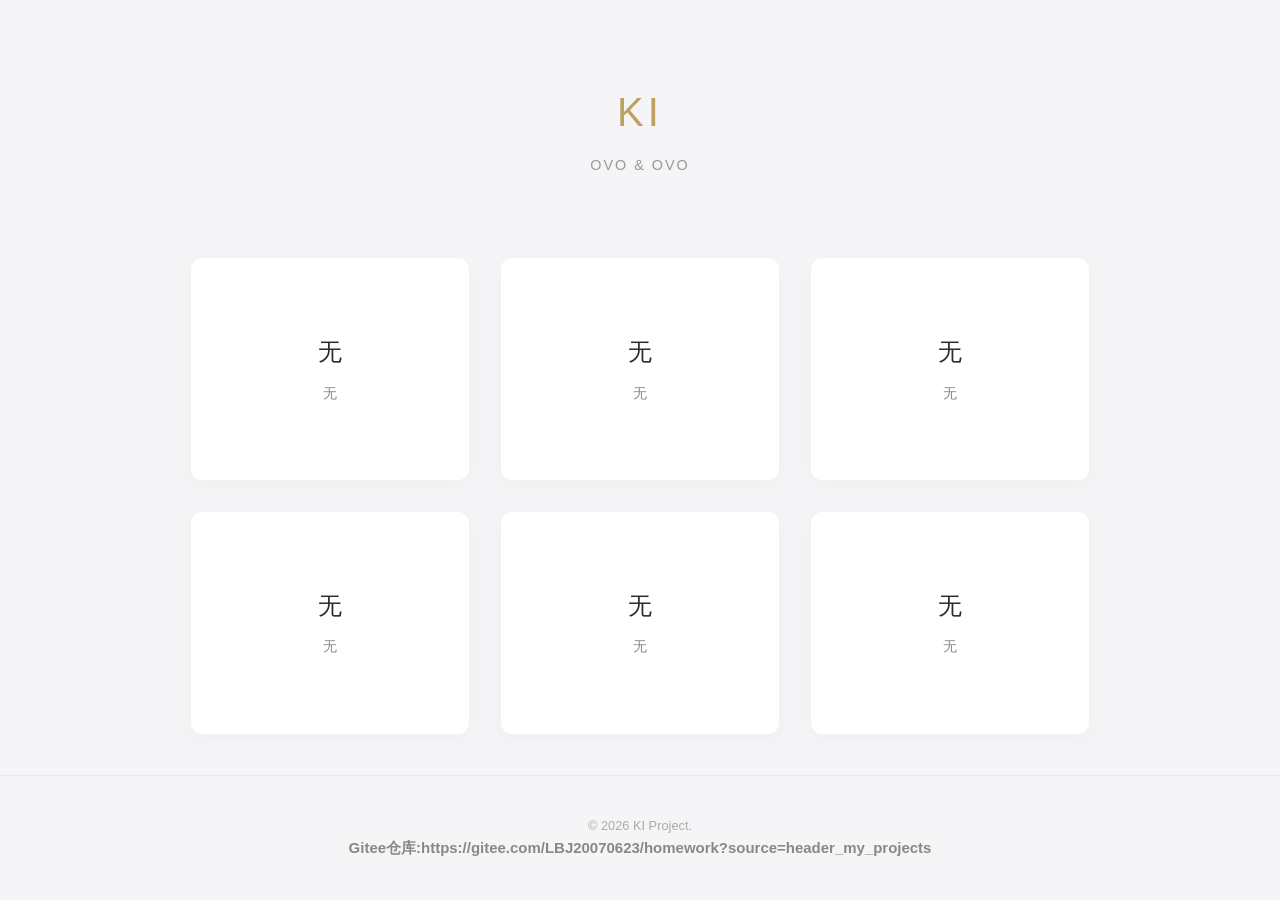
<file: index.html>
<!DOCTYPE html>
<html lang="zh-CN">
<head>
    <meta charset="UTF-8">
    <meta name="viewport" content="width=device-width, initial-scale=1.0">
    <link rel="stylesheet" href="css/index.css">
    <script src="js/index.js"></script>
    <title>导航主页 | Navigation</title>
</head>
<body>

    <header>
        <h1>KI</h1>
        <p class="subtitle">OVO & OVO</p>
    </header>

    <main class="container">
        <!-- 导航卡片 1 -->
        <a href="" class="nav-card">
            <h2>无</h2>
            <p>无</p>
        </a>

        <!-- 导航卡片 2 -->
        <a href="" class="nav-card">
            <h2>无</h2>
            <p>无</p>
        </a>

        <!-- 导航卡片 3 -->
        <a href="" class="nav-card">
            <h2>无</h2>
            <p>无</p>
        </a>

        <!-- 导航卡片 4 -->
        <a href="" class="nav-card">
            <h2>无</h2>
            <p>无</p>
        </a>
        
        <!-- 导航卡片 5 -->
        <a href="" class="nav-card">
            <h2>无</h2>
            <p>无</p>
        </a>

        <!-- 导航卡片 6 -->
        <a href="" class="nav-card">
            <h2>无</h2>
            <p>无</p>
        </a>
    </main>

    <footer>
        &copy; 2026 KI Project.<br/>
        <h3><a href="https://gitee.com/LBJ20070623/homework" style="color: #888;text-decoration: none;"><strong>Gitee仓库:https://gitee.com/LBJ20070623/homework?source=header_my_projects</strong></a></h3>
    </footer>
</body>
</html>
</file>
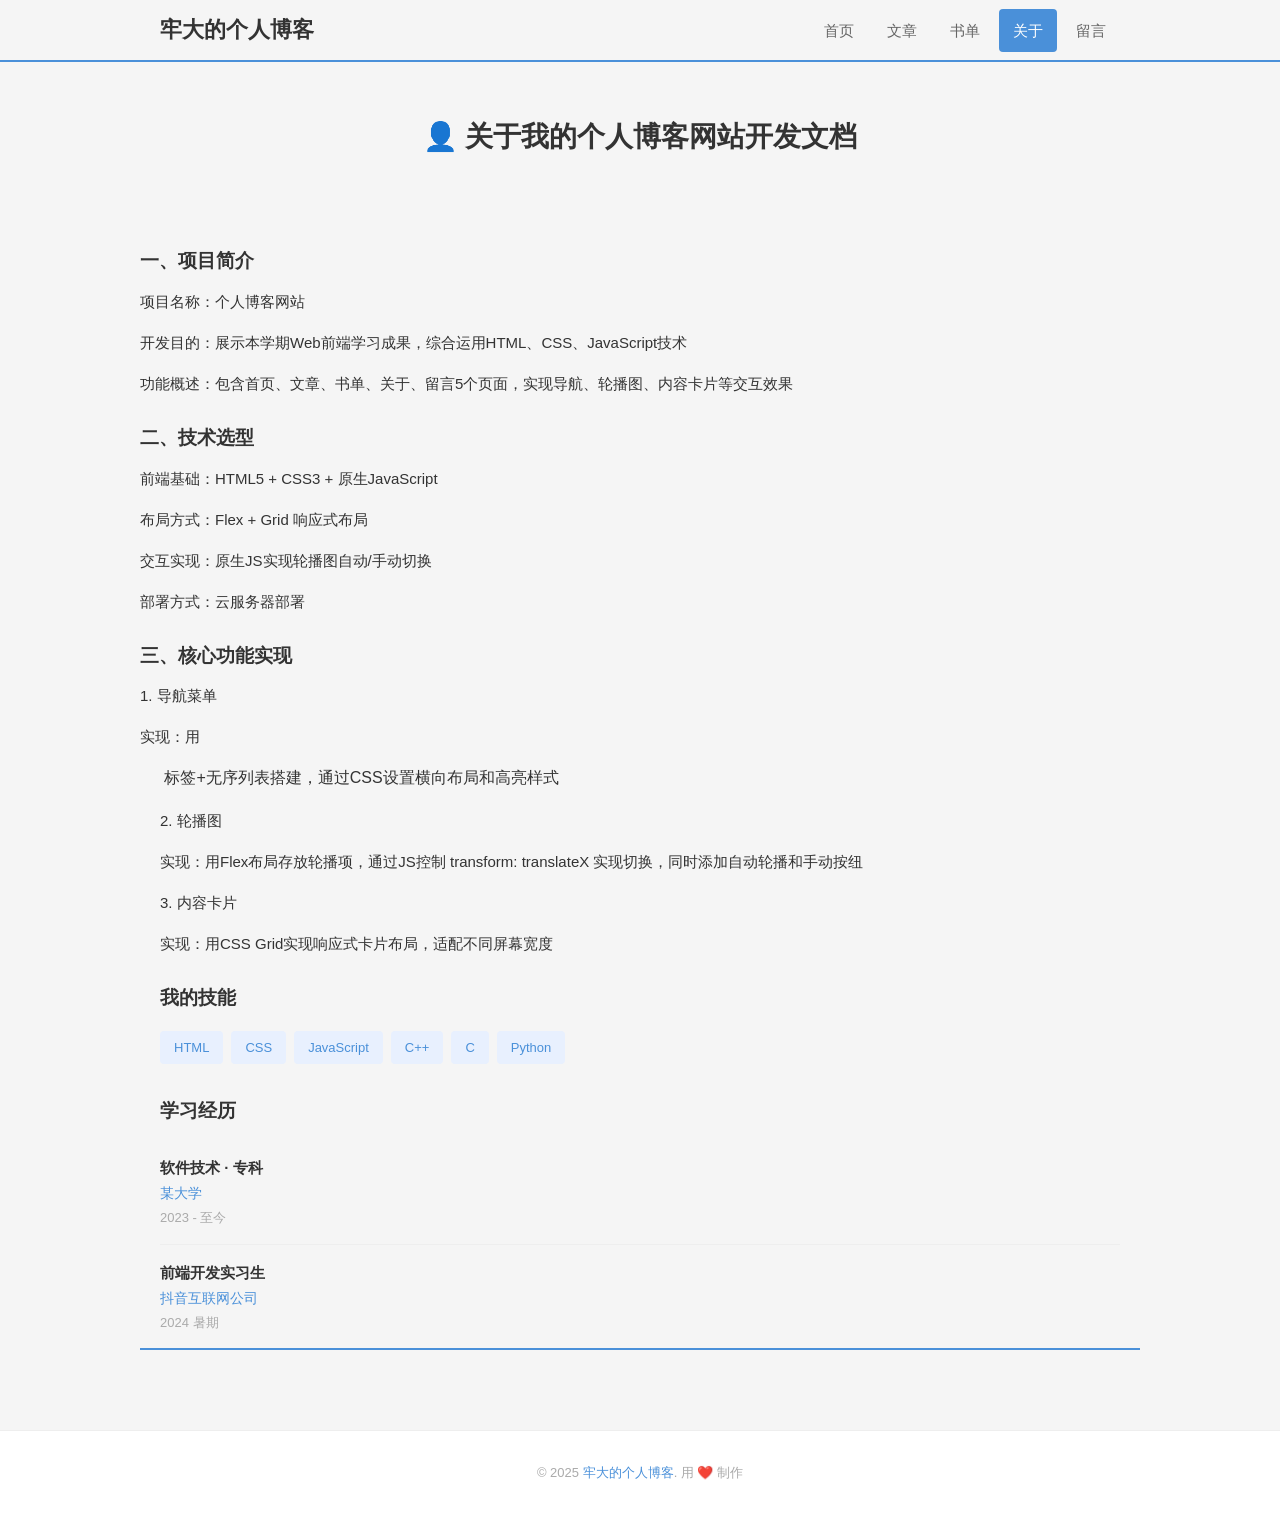
<file: about.html>
<!DOCTYPE html>
<html lang="zh-CN">
<head>
  <meta charset="UTF-8">
  <meta name="viewport" content="width=device-width, initial-scale=1.0">
  <title>关于 — 牢大</title>
  <link rel="stylesheet" href="css/style.css">
</head>
<body>

  <nav>
    <div class="container nav-inner">
      <a href="index.html" class="logo">牢大的个人博客</a>
      <ul class="nav-links">
        <li><a href="index.html">首页</a></li>
        <li><a href="blog.html">文章</a></li>
        <li><a href="reading.html">书单</a></li>
        <li><a href="about.html" class="active">关于</a></li>
        <li><a href="contact.html">留言</a></li>
      </ul>
    </div>
  </nav>

  <div class="page-header">
    <div class="container">
      <h1>👤 关于我的个人博客网站开发文档</h1>
    </div>
  </div>

  <div class="about-wrap container">
    <div class="about-bio">
      <h3 style="margin-top:24px;margin-bottom:10px;">一、项目简介</h3>
      <p>项目名称：个人博客网站</p>
      <p>开发目的：展示本学期Web前端学习成果，综合运用HTML、CSS、JavaScript技术</p>
      <p>功能概述：包含首页、文章、书单、关于、留言5个页面，实现导航、轮播图、内容卡片等交互效果</p>
      <h3 style="margin-top:24px;margin-bottom:10px;">二、技术选型</h3>
      <p>前端基础：HTML5 + CSS3 + 原生JavaScript</p>
      <p>布局方式：Flex + Grid 响应式布局</p>
      <p>交互实现：原生JS实现轮播图自动/手动切换</p>
      <p>部署方式：云服务器部署</p>
      <h3 style="margin-top:24px;margin-bottom:10px;">三、核心功能实现</h3>
      <P>1. 导航菜单</P>
      <P>实现：用 <nav> 标签+无序列表搭建，通过CSS设置横向布局和高亮样式</P>
      <P>2. 轮播图</P>
      <P>实现：用Flex布局存放轮播项，通过JS控制 transform: translateX 实现切换，同时添加自动轮播和手动按纽</P>
      <P>3. 内容卡片</P>
      <P>实现：用CSS Grid实现响应式卡片布局，适配不同屏幕宽度</P>

      <h3 style="margin-top:24px;margin-bottom:10px;">我的技能</h3>
      <div class="skills">
        <span>HTML</span>
        <span>CSS</span>
        <span>JavaScript</span>
        <span>C++</span>
        <span>C</span>
        <span>Python</span>
      </div>

      <h3 style="margin-bottom:12px;">学习经历</h3>
      <ul class="exp-list">
        <li>
          <div class="title">软件技术 · 专科</div>
          <div class="org">某大学</div>
          <div class="date">2023 - 至今</div>
        </li>
        <li>
          <div class="title">前端开发实习生</div>
          <div class="org">抖音互联网公司</div>
          <div class="date">2024 暑期</div>
        </li>
      </ul>
    </div>
  </div>

  <footer>
    <div class="container">
      <p>© 2025 <span>牢大的个人博客</span>. 用 ❤️ 制作</p>
    </div>
  </footer>

  <script src="js/main.js"></script>
</body>
</html>
</file>
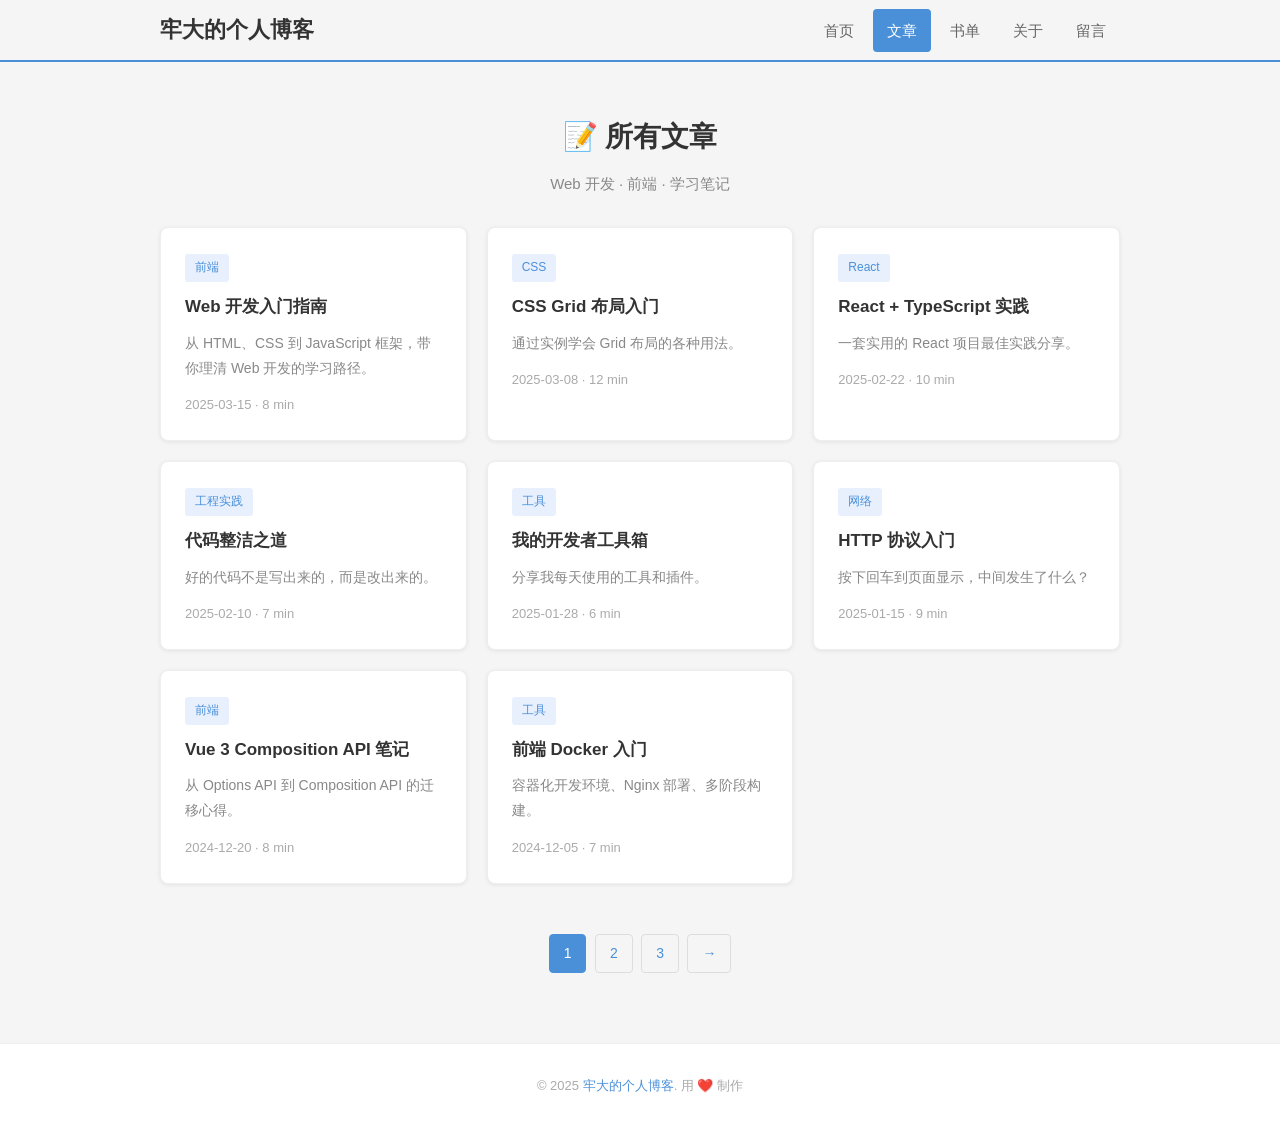
<file: blog.html>
<!DOCTYPE html>
<html lang="zh-CN">
<head>
  <meta charset="UTF-8">
  <meta name="viewport" content="width=device-width, initial-scale=1.0">
  <title>文章 — 牢大</title>
  <link rel="stylesheet" href="css/style.css">
</head>
<body>

  <nav>
    <div class="container nav-inner">
      <a href="index.html" class="logo">牢大的个人博客</a>
      <ul class="nav-links">
        <li><a href="index.html">首页</a></li>
        <li><a href="blog.html" class="active">文章</a></li>
        <li><a href="reading.html">书单</a></li>
        <li><a href="about.html">关于</a></li>
        <li><a href="contact.html">留言</a></li>
      </ul>
    </div>
  </nav>

  <div class="page-header">
    <div class="container">
      <h1>📝 所有文章</h1>
      <p>Web 开发 · 前端 · 学习笔记</p>
    </div>
  </div>

  <div class="container">
    <div class="card-grid">

      <div class="card">
        <span class="tag">前端</span>
        <h3><a href="posts/getting-started-with-web-dev.html">Web 开发入门指南</a></h3>
        <p class="desc">从 HTML、CSS 到 JavaScript 框架，带你理清 Web 开发的学习路径。</p>
        <div class="meta">2025-03-15 · 8 min</div>
      </div>

      <div class="card">
        <span class="tag">CSS</span>
        <h3><a href="posts/css-grid-mastery.html">CSS Grid 布局入门</a></h3>
        <p class="desc">通过实例学会 Grid 布局的各种用法。</p>
        <div class="meta">2025-03-08 · 12 min</div>
      </div>

      <div class="card">
        <span class="tag">React</span>
        <h3><a href="posts/building-with-react.html">React + TypeScript 实践</a></h3>
        <p class="desc">一套实用的 React 项目最佳实践分享。</p>
        <div class="meta">2025-02-22 · 10 min</div>
      </div>

      <div class="card">
        <span class="tag">工程实践</span>
        <h3><a href="posts/clean-code-principles.html">代码整洁之道</a></h3>
        <p class="desc">好的代码不是写出来的，而是改出来的。</p>
        <div class="meta">2025-02-10 · 7 min</div>
      </div>

      <div class="card">
        <span class="tag">工具</span>
        <h3><a href="posts/devtools-productivity.html">我的开发者工具箱</a></h3>
        <p class="desc">分享我每天使用的工具和插件。</p>
        <div class="meta">2025-01-28 · 6 min</div>
      </div>

      <div class="card">
        <span class="tag">网络</span>
        <h3><a href="posts/understanding-http.html">HTTP 协议入门</a></h3>
        <p class="desc">按下回车到页面显示，中间发生了什么？</p>
        <div class="meta">2025-01-15 · 9 min</div>
      </div>

      <div class="card">
        <span class="tag">前端</span>
        <h3><a href="posts/vue3-composition-api.html">Vue 3 Composition API 笔记</a></h3>
        <p class="desc">从 Options API 到 Composition API 的迁移心得。</p>
        <div class="meta">2024-12-20 · 8 min</div>
      </div>

      <div class="card">
        <span class="tag">工具</span>
        <h3><a href="posts/docker-for-frontend.html">前端 Docker 入门</a></h3>
        <p class="desc">容器化开发环境、Nginx 部署、多阶段构建。</p>
        <div class="meta">2024-12-05 · 7 min</div>
      </div>

    </div>

    <!-- 分页 -->
    <div class="pagination">
      <span class="current">1</span>
      <a href="#">2</a>
      <a href="#">3</a>
      <a href="#">→</a>
    </div>
  </div>

  <footer>
    <div class="container">
      <p>© 2025 <span>牢大的个人博客</span>. 用 ❤️ 制作</p>
    </div>
  </footer>

  <script src="js/main.js"></script>
</body>
</html>
</file>
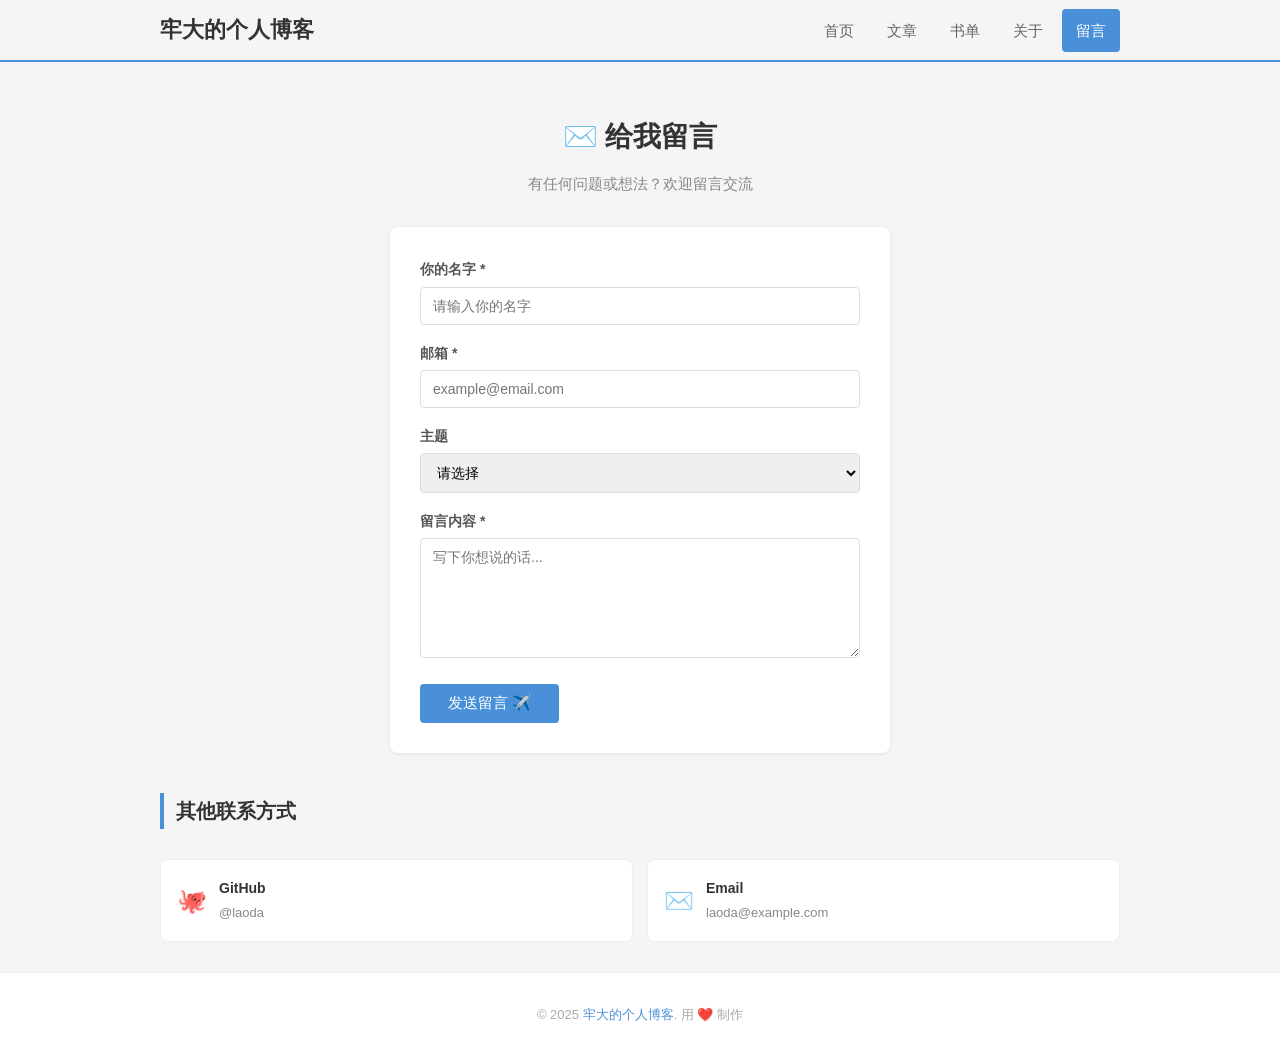
<file: contact.html>
<!DOCTYPE html>
<html lang="zh-CN">
<head>
  <meta charset="UTF-8">
  <meta name="viewport" content="width=device-width, initial-scale=1.0">
  <title>留言 — 牢大</title>
  <link rel="stylesheet" href="css/style.css">
</head>
<body>

  <nav>
    <div class="container nav-inner">
      <a href="index.html" class="logo">牢大的个人博客</a>
      <ul class="nav-links">
        <li><a href="index.html">首页</a></li>
        <li><a href="blog.html">文章</a></li>
        <li><a href="reading.html">书单</a></li>
        <li><a href="about.html">关于</a></li>
        <li><a href="contact.html" class="active">留言</a></li>
      </ul>
    </div>
  </nav>

  <div class="page-header">
    <div class="container">
      <h1>✉️ 给我留言</h1>
      <p>有任何问题或想法？欢迎留言交流</p>
    </div>
  </div>

  <div class="container">
    <form class="contact-form" id="contactForm">
      <div class="form-group">
        <label for="name">你的名字 *</label>
        <input type="text" id="name" required placeholder="请输入你的名字">
      </div>

      <div class="form-group">
        <label for="email">邮箱 *</label>
        <input type="email" id="email" required placeholder="example@email.com">
      </div>

      <div class="form-group">
        <label for="subject">主题</label>
        <select id="subject">
          <option value="">请选择</option>
          <option value="feedback">文章反馈</option>
          <option value="question">技术问题</option>
          <option value="other">其他</option>
        </select>
      </div>

      <div class="form-group">
        <label for="message">留言内容 *</label>
        <textarea id="message" required placeholder="写下你想说的话..."></textarea>
      </div>

      <button type="submit" class="submit-btn">发送留言 ✈️</button>
    </form>

    <div id="formSuccess" style="display:none;text-align:center;padding:40px 0;">
      <p style="font-size:48px;margin-bottom:12px;">✅</p>
      <h3>感谢留言！</h3>
      <p style="color:#888;margin:10px 0 20px;">我会尽快回复你 😊</p>
      <button onclick="location.reload()" class="submit-btn">再写一条</button>
    </div>

    <div style="margin-top:40px;">
      <h2 class="section-title">其他联系方式</h2>
      <div class="contact-links">
        <div class="contact-item">
          <span class="icon">🐙</span>
          <div>
            <div class="label">GitHub</div>
            <div class="info">@laoda</div>
          </div>
        </div>
        <div class="contact-item">
          <span class="icon">✉️</span>
          <div>
            <div class="label">Email</div>
            <div class="info">laoda@example.com</div>
          </div>
        </div>
      </div>
    </div>
  </div>

  <footer>
    <div class="container">
      <p>© 2025 <span>牢大的个人博客</span>. 用 ❤️ 制作</p>
    </div>
  </footer>

  <script src="js/main.js"></script>
  <script>
    // 表单提交
    var form = document.getElementById('contactForm');
    var success = document.getElementById('formSuccess');
    if (form) {
      form.addEventListener('submit', function(e) {
        e.preventDefault();
        form.style.display = 'none';
        success.style.display = 'block';
      });
    }
  </script>
</body>
</html>
</file>
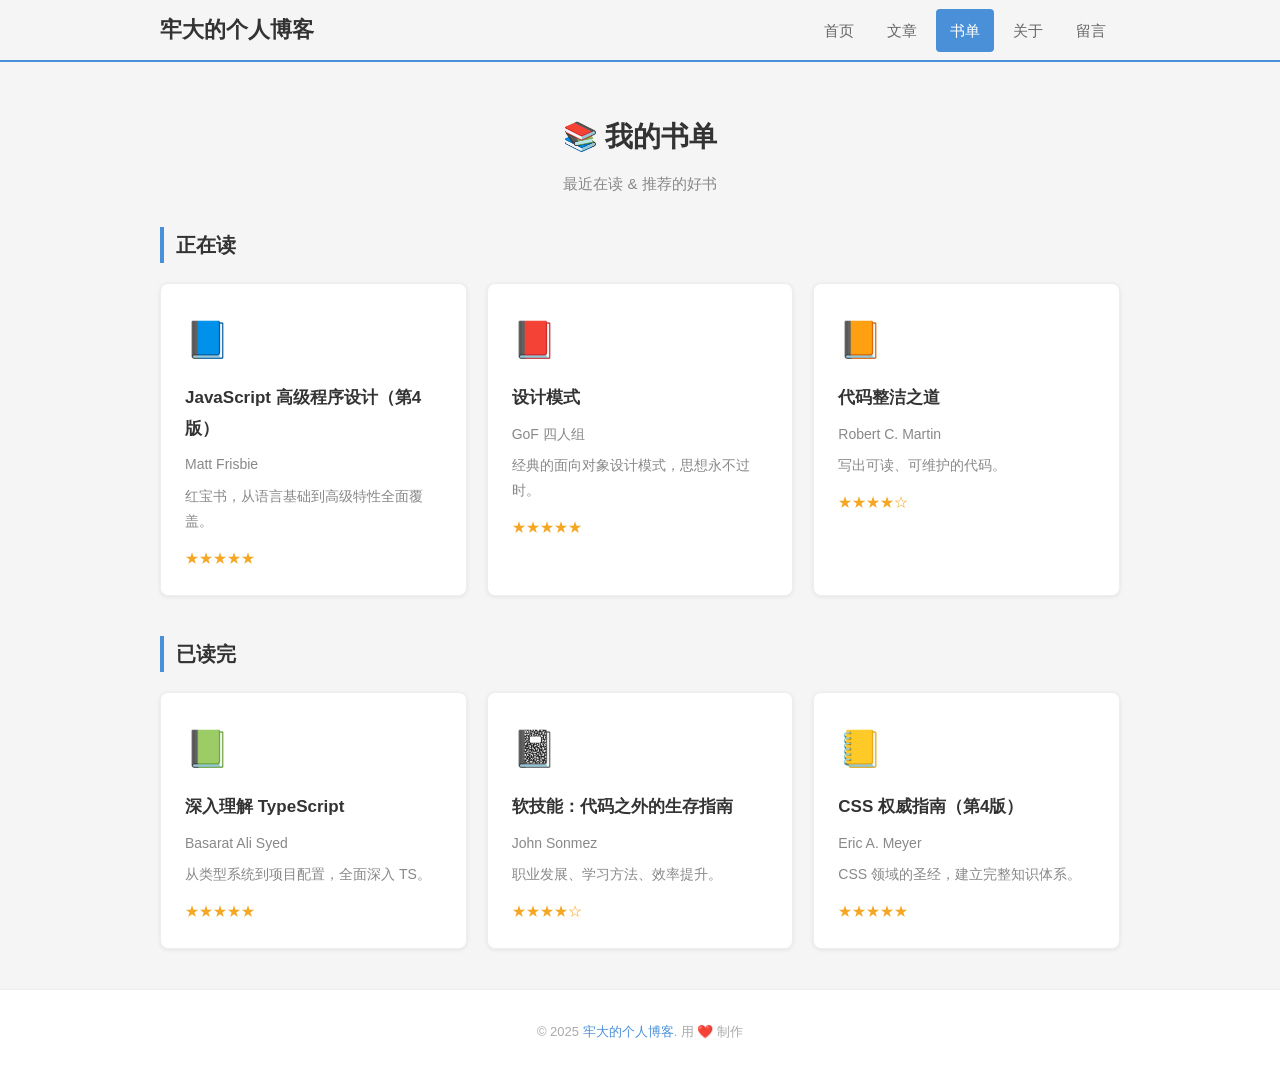
<file: reading.html>
<!DOCTYPE html>
<html lang="zh-CN">
<head>
  <meta charset="UTF-8">
  <meta name="viewport" content="width=device-width, initial-scale=1.0">
  <title>书单 — 牢大</title>
  <link rel="stylesheet" href="css/style.css">
</head>
<body>

  <nav>
    <div class="container nav-inner">
      <a href="index.html" class="logo">牢大的个人博客</a>
      <ul class="nav-links">
        <li><a href="index.html">首页</a></li>
        <li><a href="blog.html">文章</a></li>
        <li><a href="reading.html" class="active">书单</a></li>
        <li><a href="about.html">关于</a></li>
        <li><a href="contact.html">留言</a></li>
      </ul>
    </div>
  </nav>

  <div class="page-header">
    <div class="container">
      <h1>📚 我的书单</h1>
      <p>最近在读 & 推荐的好书</p>
    </div>
  </div>

  <div class="container">
    <h2 class="section-title">正在读</h2>
    <div class="card-grid">

      <div class="card">
        <div style="font-size:36px;margin-bottom:10px;">📘</div>
        <h3>JavaScript 高级程序设计（第4版）</h3>
        <p class="author">Matt Frisbie</p>
        <p class="desc">红宝书，从语言基础到高级特性全面覆盖。</p>
        <div class="rating">★★★★★</div>
      </div>

      <div class="card">
        <div style="font-size:36px;margin-bottom:10px;">📕</div>
        <h3>设计模式</h3>
        <p class="author">GoF 四人组</p>
        <p class="desc">经典的面向对象设计模式，思想永不过时。</p>
        <div class="rating">★★★★★</div>
      </div>

      <div class="card">
        <div style="font-size:36px;margin-bottom:10px;">📙</div>
        <h3>代码整洁之道</h3>
        <p class="author">Robert C. Martin</p>
        <p class="desc">写出可读、可维护的代码。</p>
        <div class="rating">★★★★☆</div>
      </div>

    </div>

    <h2 class="section-title" style="margin-top:30px;">已读完</h2>
    <div class="card-grid">

      <div class="card">
        <div style="font-size:36px;margin-bottom:10px;">📗</div>
        <h3>深入理解 TypeScript</h3>
        <p class="author">Basarat Ali Syed</p>
        <p class="desc">从类型系统到项目配置，全面深入 TS。</p>
        <div class="rating">★★★★★</div>
      </div>

      <div class="card">
        <div style="font-size:36px;margin-bottom:10px;">📓</div>
        <h3>软技能：代码之外的生存指南</h3>
        <p class="author">John Sonmez</p>
        <p class="desc">职业发展、学习方法、效率提升。</p>
        <div class="rating">★★★★☆</div>
      </div>

      <div class="card">
        <div style="font-size:36px;margin-bottom:10px;">📒</div>
        <h3>CSS 权威指南（第4版）</h3>
        <p class="author">Eric A. Meyer</p>
        <p class="desc">CSS 领域的圣经，建立完整知识体系。</p>
        <div class="rating">★★★★★</div>
      </div>

    </div>
  </div>

  <footer>
    <div class="container">
      <p>© 2025 <span>牢大的个人博客</span>. 用 ❤️ 制作</p>
    </div>
  </footer>

  <script src="js/main.js"></script>
</body>
</html>
</file>
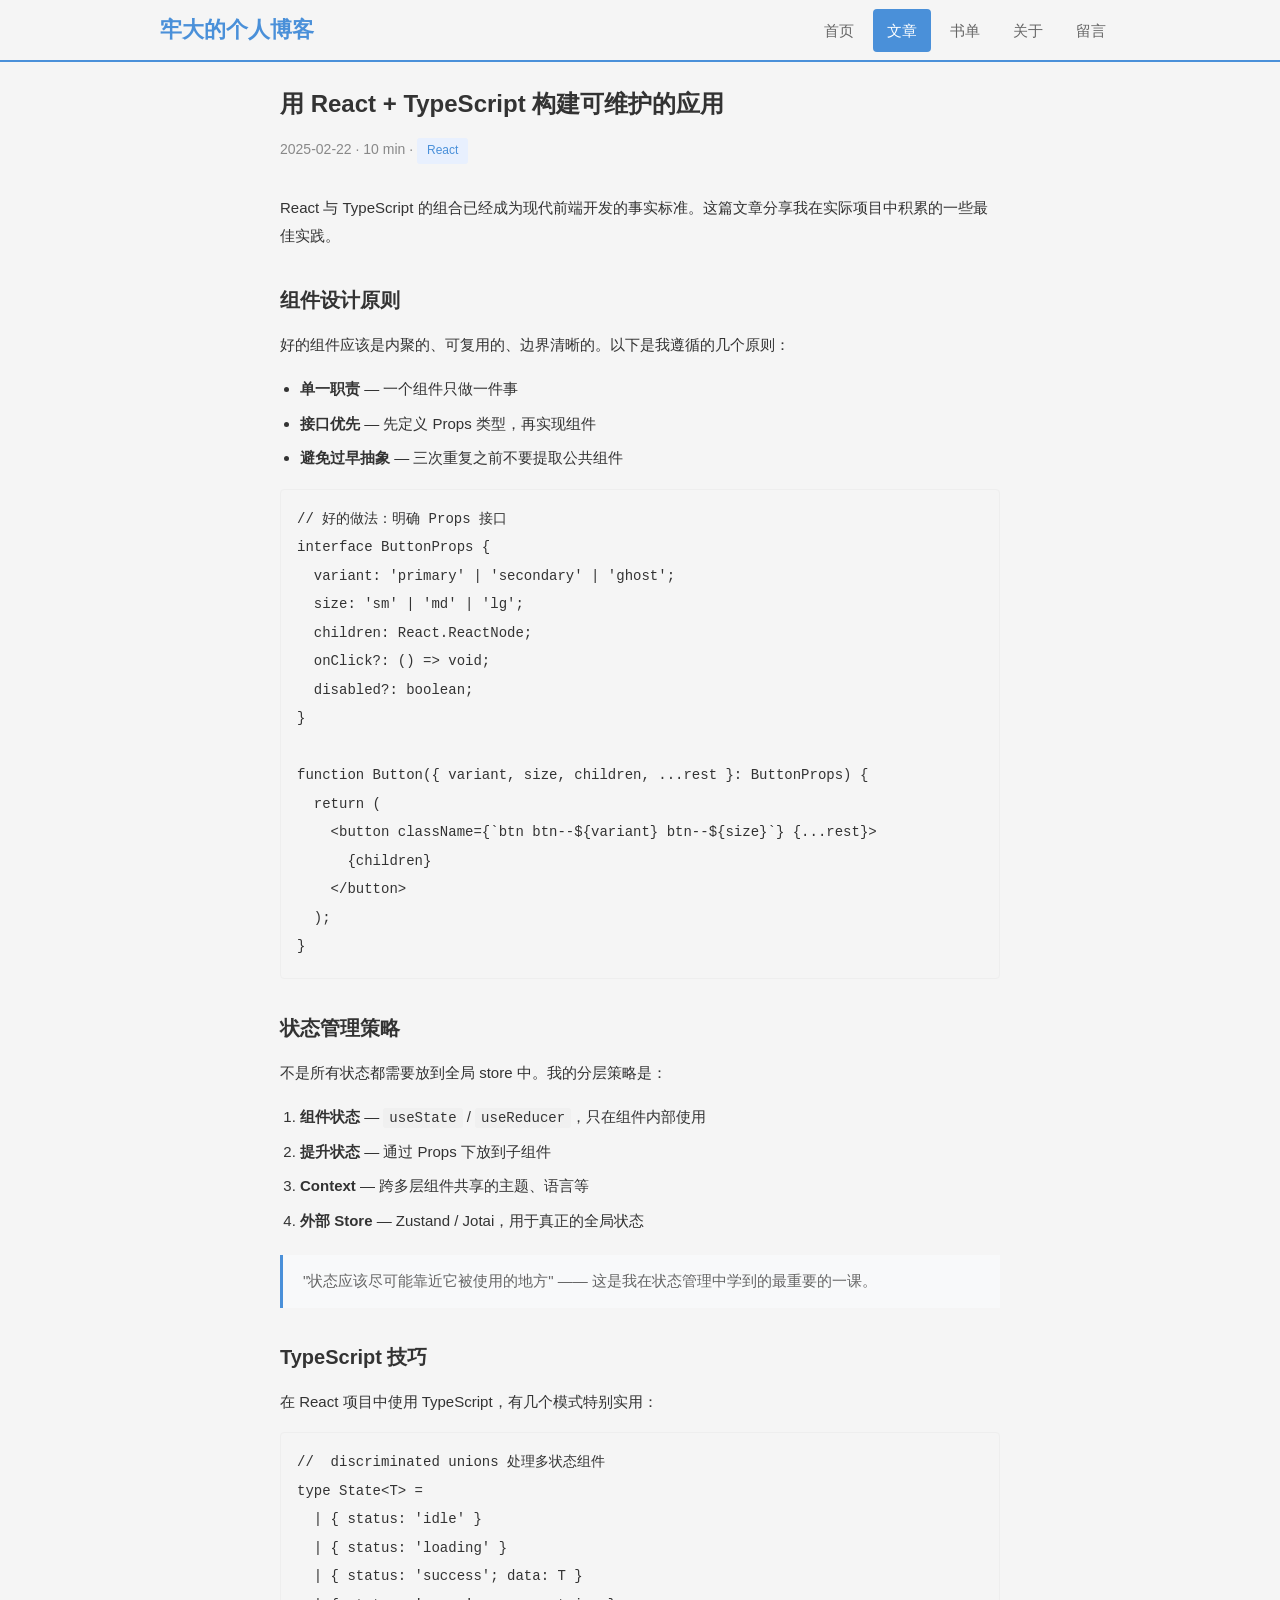
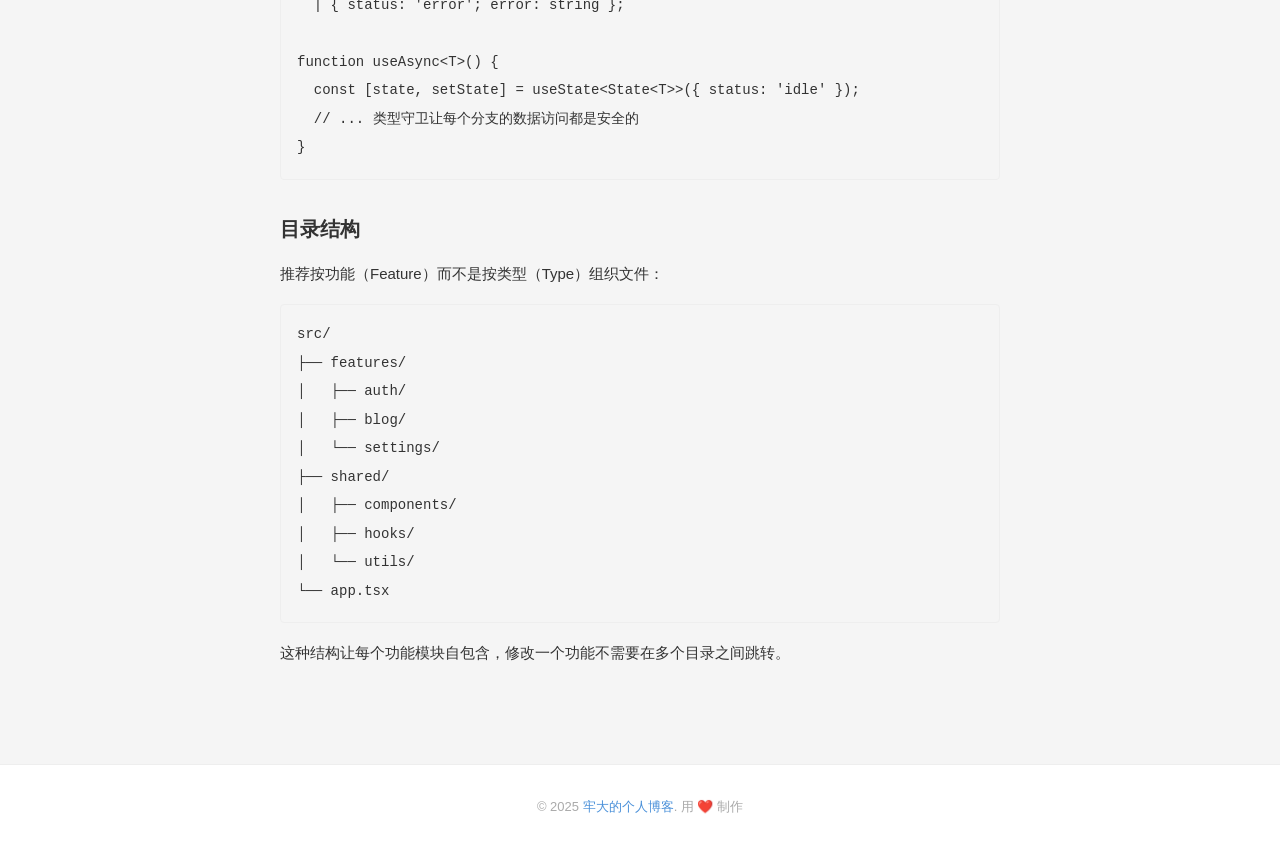
<file: posts/building-with-react.html>
<!DOCTYPE html>
<html lang="zh-CN">
<head>
  <meta charset="UTF-8">
  <meta name="viewport" content="width=device-width, initial-scale=1.0">
  <title>React + TypeScript 可维护应用 — 牢大的个人博客</title>
  <meta name="description" content="类型安全、组件设计模式、状态管理——一套实用的 React 项目最佳实践。">

  <link rel="stylesheet" href="../css/style.css">
</head>
<body>
  <nav>
    <div class="container nav-inner">
      <a href="../index.html" class="logo"><span>牢大的个人博客</span></a>
      <ul class="nav-links">
        <li><a href="../index.html">首页</a></li>
        <li><a href="../blog.html" class="active">文章</a></li>
        <li><a href="../reading.html">书单</a></li>
        <li><a href="../about.html">关于</a></li>
        <li><a href="../contact.html">留言</a></li>
      </ul>
    </div>
  </nav>

  <div class="container container--narrow article">
    <h1>用 React + TypeScript 构建可维护的应用</h1>
    <div class="meta">
      <span>2025-02-22</span> · <span>10 min</span> · <span class="tag">React</span>
    </div>

        <div class="article-body">
          <p>React 与 TypeScript 的组合已经成为现代前端开发的事实标准。这篇文章分享我在实际项目中积累的一些最佳实践。</p>

          <h2>组件设计原则</h2>

          <p>好的组件应该是内聚的、可复用的、边界清晰的。以下是我遵循的几个原则：</p>

          <ul>
            <li><strong>单一职责</strong> — 一个组件只做一件事</li>
            <li><strong>接口优先</strong> — 先定义 Props 类型，再实现组件</li>
            <li><strong>避免过早抽象</strong> — 三次重复之前不要提取公共组件</li>
          </ul>

          <pre><code>// 好的做法：明确 Props 接口
interface ButtonProps {
  variant: 'primary' | 'secondary' | 'ghost';
  size: 'sm' | 'md' | 'lg';
  children: React.ReactNode;
  onClick?: () => void;
  disabled?: boolean;
}

function Button({ variant, size, children, ...rest }: ButtonProps) {
  return (
    &lt;button className={`btn btn--${variant} btn--${size}`} {...rest}&gt;
      {children}
    &lt;/button&gt;
  );
}</code></pre>

          <h2>状态管理策略</h2>

          <p>不是所有状态都需要放到全局 store 中。我的分层策略是：</p>

          <ol>
            <li><strong>组件状态</strong> — <code>useState</code> / <code>useReducer</code>，只在组件内部使用</li>
            <li><strong>提升状态</strong> — 通过 Props 下放到子组件</li>
            <li><strong>Context</strong> — 跨多层组件共享的主题、语言等</li>
            <li><strong>外部 Store</strong> — Zustand / Jotai，用于真正的全局状态</li>
          </ol>

          <blockquote>
            "状态应该尽可能靠近它被使用的地方" —— 这是我在状态管理中学到的最重要的一课。
          </blockquote>

          <h2>TypeScript 技巧</h2>

          <p>在 React 项目中使用 TypeScript，有几个模式特别实用：</p>

          <pre><code>//  discriminated unions 处理多状态组件
type State&lt;T&gt; =
  | { status: 'idle' }
  | { status: 'loading' }
  | { status: 'success'; data: T }
  | { status: 'error'; error: string };

function useAsync&lt;T&gt;() {
  const [state, setState] = useState&lt;State&lt;T&gt;&gt;({ status: 'idle' });
  // ... 类型守卫让每个分支的数据访问都是安全的
}</code></pre>

          <h2>目录结构</h2>

          <p>推荐按功能（Feature）而不是按类型（Type）组织文件：</p>

          <pre><code>src/
├── features/
│   ├── auth/
│   ├── blog/
│   └── settings/
├── shared/
│   ├── components/
│   ├── hooks/
│   └── utils/
└── app.tsx</code></pre>

          <p>这种结构让每个功能模块自包含，修改一个功能不需要在多个目录之间跳转。</p>
        </div>
  </div>

  <footer>
    <div class="container">
      <p>© 2025 <span>牢大的个人博客</span>. 用 ❤️ 制作</p>
    </div>
  </footer>

  <script src="../js/main.js"></script>
</body>
</html>
</file>
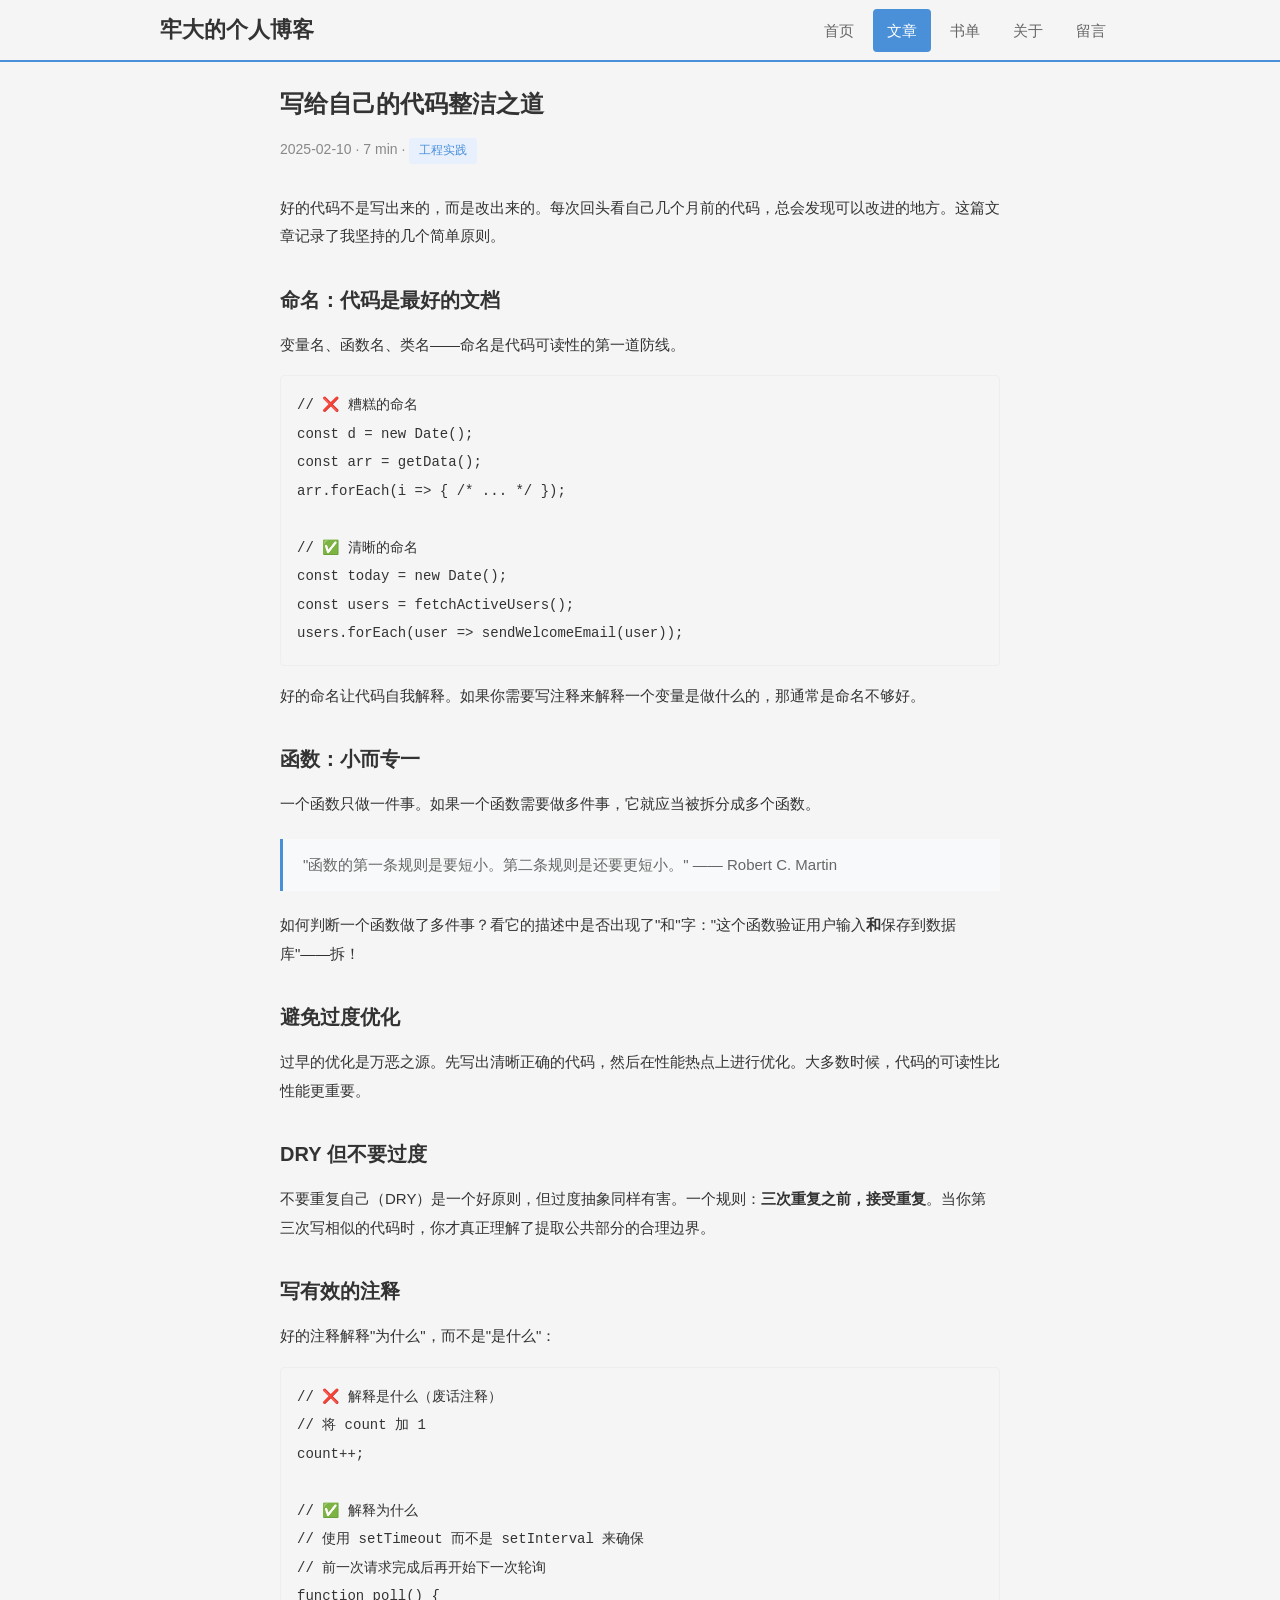
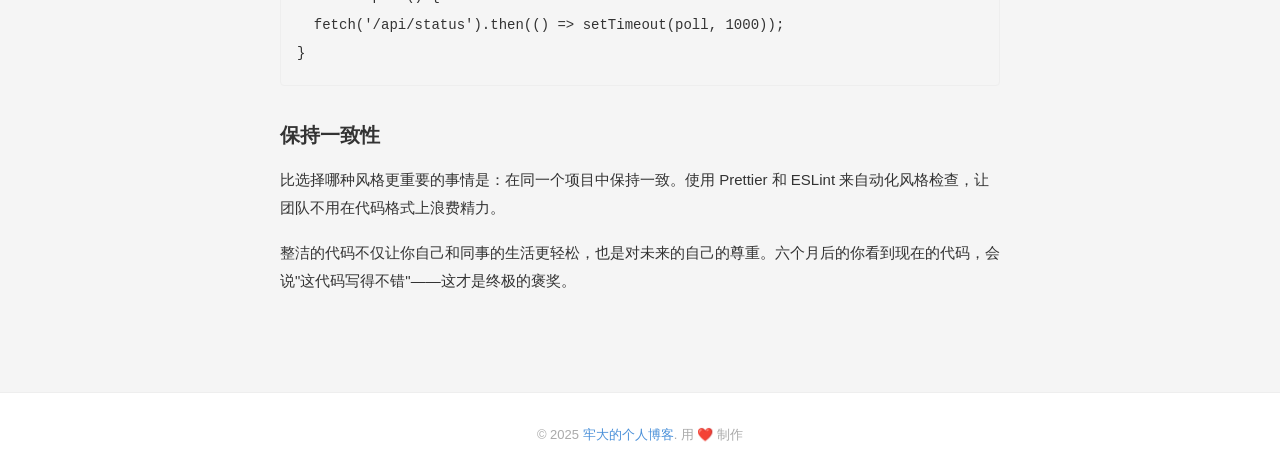
<file: posts/clean-code-principles.html>
<!DOCTYPE html>
<html lang="zh-CN">
<head>
  <meta charset="UTF-8">
  <meta name="viewport" content="width=device-width, initial-scale=1.0">
  <title>写给自己的代码整洁之道 — 牢大的个人博客</title>
  <meta name="description" content="好的代码不是写出来的，而是改出来的。">

  <link rel="stylesheet" href="../css/style.css">
</head>
<body>
  <nav>
    <div class="container nav-inner">
      <a href="../index.html" class="logo">牢大的个人博客</a>
      <ul class="nav-links">
        <li><a href="../index.html">首页</a></li>
        <li><a href="../blog.html" class="active">文章</a></li>
        <li><a href="../reading.html">书单</a></li>
        <li><a href="../about.html">关于</a></li>
        <li><a href="../contact.html">留言</a></li>
      </ul>
    </div>
  </nav>

  <div class="container container--narrow article">
    <h1>写给自己的代码整洁之道</h1>
    <div class="meta">
      <span>2025-02-10</span> · <span>7 min</span> · <span class="tag">工程实践</span>
    </div>

        <div class="article-body">
          <p>好的代码不是写出来的，而是改出来的。每次回头看自己几个月前的代码，总会发现可以改进的地方。这篇文章记录了我坚持的几个简单原则。</p>

          <h2>命名：代码是最好的文档</h2>

          <p>变量名、函数名、类名——命名是代码可读性的第一道防线。</p>

          <pre><code>// ❌ 糟糕的命名
const d = new Date();
const arr = getData();
arr.forEach(i => { /* ... */ });

// ✅ 清晰的命名
const today = new Date();
const users = fetchActiveUsers();
users.forEach(user => sendWelcomeEmail(user));</code></pre>

          <p>好的命名让代码自我解释。如果你需要写注释来解释一个变量是做什么的，那通常是命名不够好。</p>

          <h2>函数：小而专一</h2>

          <p>一个函数只做一件事。如果一个函数需要做多件事，它就应当被拆分成多个函数。</p>

          <blockquote>
            "函数的第一条规则是要短小。第二条规则是还要更短小。" —— Robert C. Martin
          </blockquote>

          <p>如何判断一个函数做了多件事？看它的描述中是否出现了"和"字："这个函数验证用户输入<strong>和</strong>保存到数据库"——拆！</p>

          <h2>避免过度优化</h2>

          <p>过早的优化是万恶之源。先写出清晰正确的代码，然后在性能热点上进行优化。大多数时候，代码的可读性比性能更重要。</p>

          <h2>DRY 但不要过度</h2>

          <p>不要重复自己（DRY）是一个好原则，但过度抽象同样有害。一个规则：<strong>三次重复之前，接受重复</strong>。当你第三次写相似的代码时，你才真正理解了提取公共部分的合理边界。</p>

          <h2>写有效的注释</h2>

          <p>好的注释解释"为什么"，而不是"是什么"：</p>

          <pre><code>// ❌ 解释是什么（废话注释）
// 将 count 加 1
count++;

// ✅ 解释为什么
// 使用 setTimeout 而不是 setInterval 来确保
// 前一次请求完成后再开始下一次轮询
function poll() {
  fetch('/api/status').then(() => setTimeout(poll, 1000));
}</code></pre>

          <h2>保持一致性</h2>

          <p>比选择哪种风格更重要的事情是：在同一个项目中保持一致。使用 Prettier 和 ESLint 来自动化风格检查，让团队不用在代码格式上浪费精力。</p>

          <p>整洁的代码不仅让你自己和同事的生活更轻松，也是对未来的自己的尊重。六个月后的你看到现在的代码，会说"这代码写得不错"——这才是终极的褒奖。</p>
        </div>
  </div>

  <footer>
    <div class="container">
      <p>© 2025 <span>牢大的个人博客</span>. 用 ❤️ 制作</p>
    </div>
  </footer>

  <script src="../js/main.js"></script>
</body>
</html>
</file>
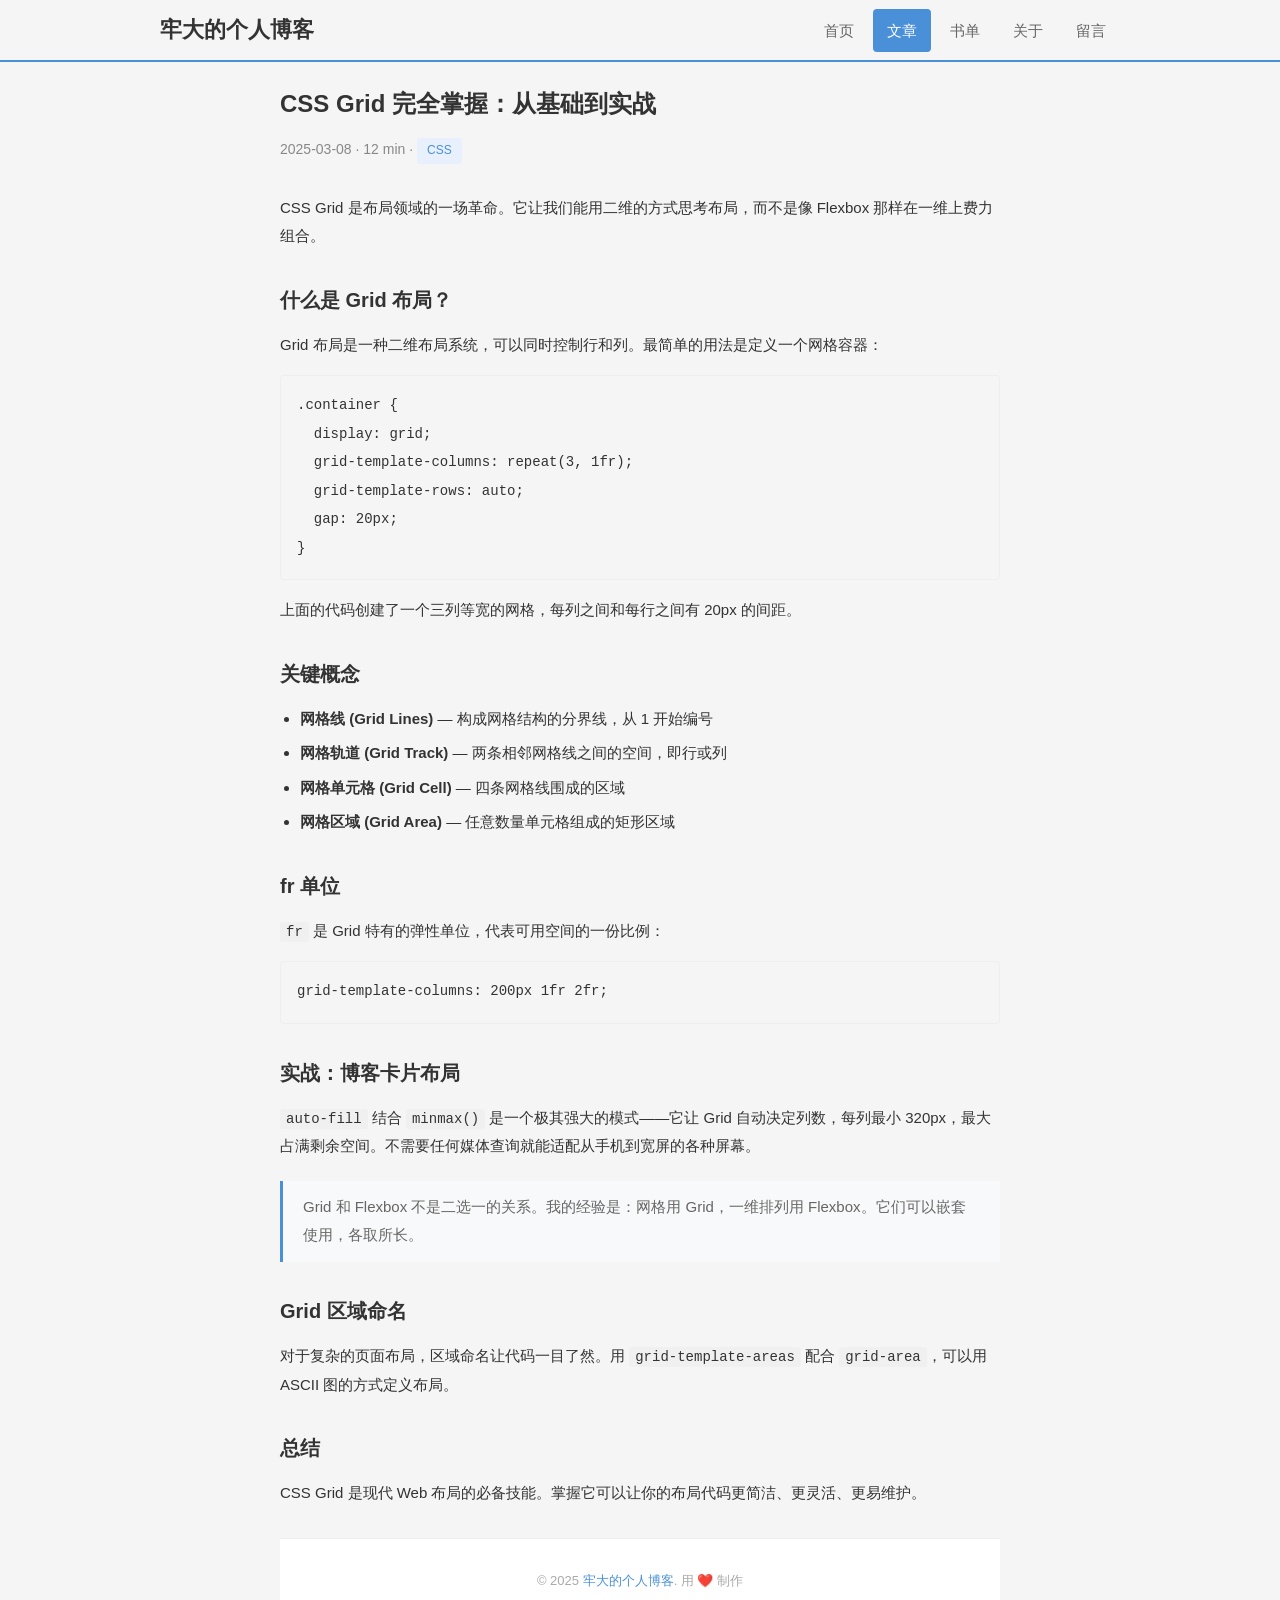
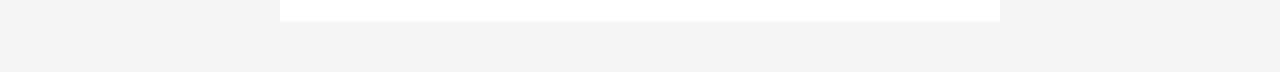
<file: posts/css-grid-mastery.html>
<!DOCTYPE html>
<html lang="zh-CN">
<head>
  <meta charset="UTF-8">
  <meta name="viewport" content="width=device-width, initial-scale=1.0">
  <title>CSS Grid 完全掌握 — 牢大的个人博客</title>
  <meta name="description" content="通过实际案例，从零掌握 CSS Grid 布局的各种用法。">

  <link rel="stylesheet" href="../css/style.css">
</head>
<body>
  <nav>
    <div class="container nav-inner">
      <a href="../index.html" class="logo">牢大的个人博客</a>
      <ul class="nav-links">
        <li><a href="../index.html">首页</a></li>
        <li><a href="../blog.html" class="active">文章</a></li>
        <li><a href="../reading.html">书单</a></li>
        <li><a href="../about.html">关于</a></li>
        <li><a href="../contact.html">留言</a></li>
      </ul>
    </div>
  </nav>

  <div class="container container--narrow article">
    <h1>CSS Grid 完全掌握：从基础到实战</h1>
    <div class="meta">
      <span>2025-03-08</span> · <span>12 min</span> · <span class="tag">CSS</span>
    </div>
    <div class="article-body">
          <p>CSS Grid 是布局领域的一场革命。它让我们能用二维的方式思考布局，而不是像 Flexbox 那样在一维上费力组合。</p>
          <h2>什么是 Grid 布局？</h2>
          <p>Grid 布局是一种二维布局系统，可以同时控制行和列。最简单的用法是定义一个网格容器：</p>
          <pre><code>.container {
  display: grid;
  grid-template-columns: repeat(3, 1fr);
  grid-template-rows: auto;
  gap: 20px;
}</code></pre>
          <p>上面的代码创建了一个三列等宽的网格，每列之间和每行之间有 20px 的间距。</p>
          <h2>关键概念</h2>
          <ul>
            <li><strong>网格线 (Grid Lines)</strong> — 构成网格结构的分界线，从 1 开始编号</li>
            <li><strong>网格轨道 (Grid Track)</strong> — 两条相邻网格线之间的空间，即行或列</li>
            <li><strong>网格单元格 (Grid Cell)</strong> — 四条网格线围成的区域</li>
            <li><strong>网格区域 (Grid Area)</strong> — 任意数量单元格组成的矩形区域</li>
          </ul>
          <h2>fr 单位</h2>
          <p><code>fr</code> 是 Grid 特有的弹性单位，代表可用空间的一份比例：</p>
          <pre><code>grid-template-columns: 200px 1fr 2fr;</code></pre>
          <h2>实战：博客卡片布局</h2>
          <p><code>auto-fill</code> 结合 <code>minmax()</code> 是一个极其强大的模式——它让 Grid 自动决定列数，每列最小 320px，最大占满剩余空间。不需要任何媒体查询就能适配从手机到宽屏的各种屏幕。</p>
          <blockquote>Grid 和 Flexbox 不是二选一的关系。我的经验是：网格用 Grid，一维排列用 Flexbox。它们可以嵌套使用，各取所长。</blockquote>
          <h2>Grid 区域命名</h2>
          <p>对于复杂的页面布局，区域命名让代码一目了然。用 <code>grid-template-areas</code> 配合 <code>grid-area</code>，可以用 ASCII 图的方式定义布局。</p>
          <h2>总结</h2>
          <p>CSS Grid 是现代 Web 布局的必备技能。掌握它可以让你的布局代码更简洁、更灵活、更易维护。</p>
        </div>

  <footer>
    <div class="container">
      <p>© 2025 <span>牢大的个人博客</span>. 用 ❤️ 制作</p>
    </div>
  </footer>
  <script src="../js/main.js"></script>
</body>
</html>
</file>
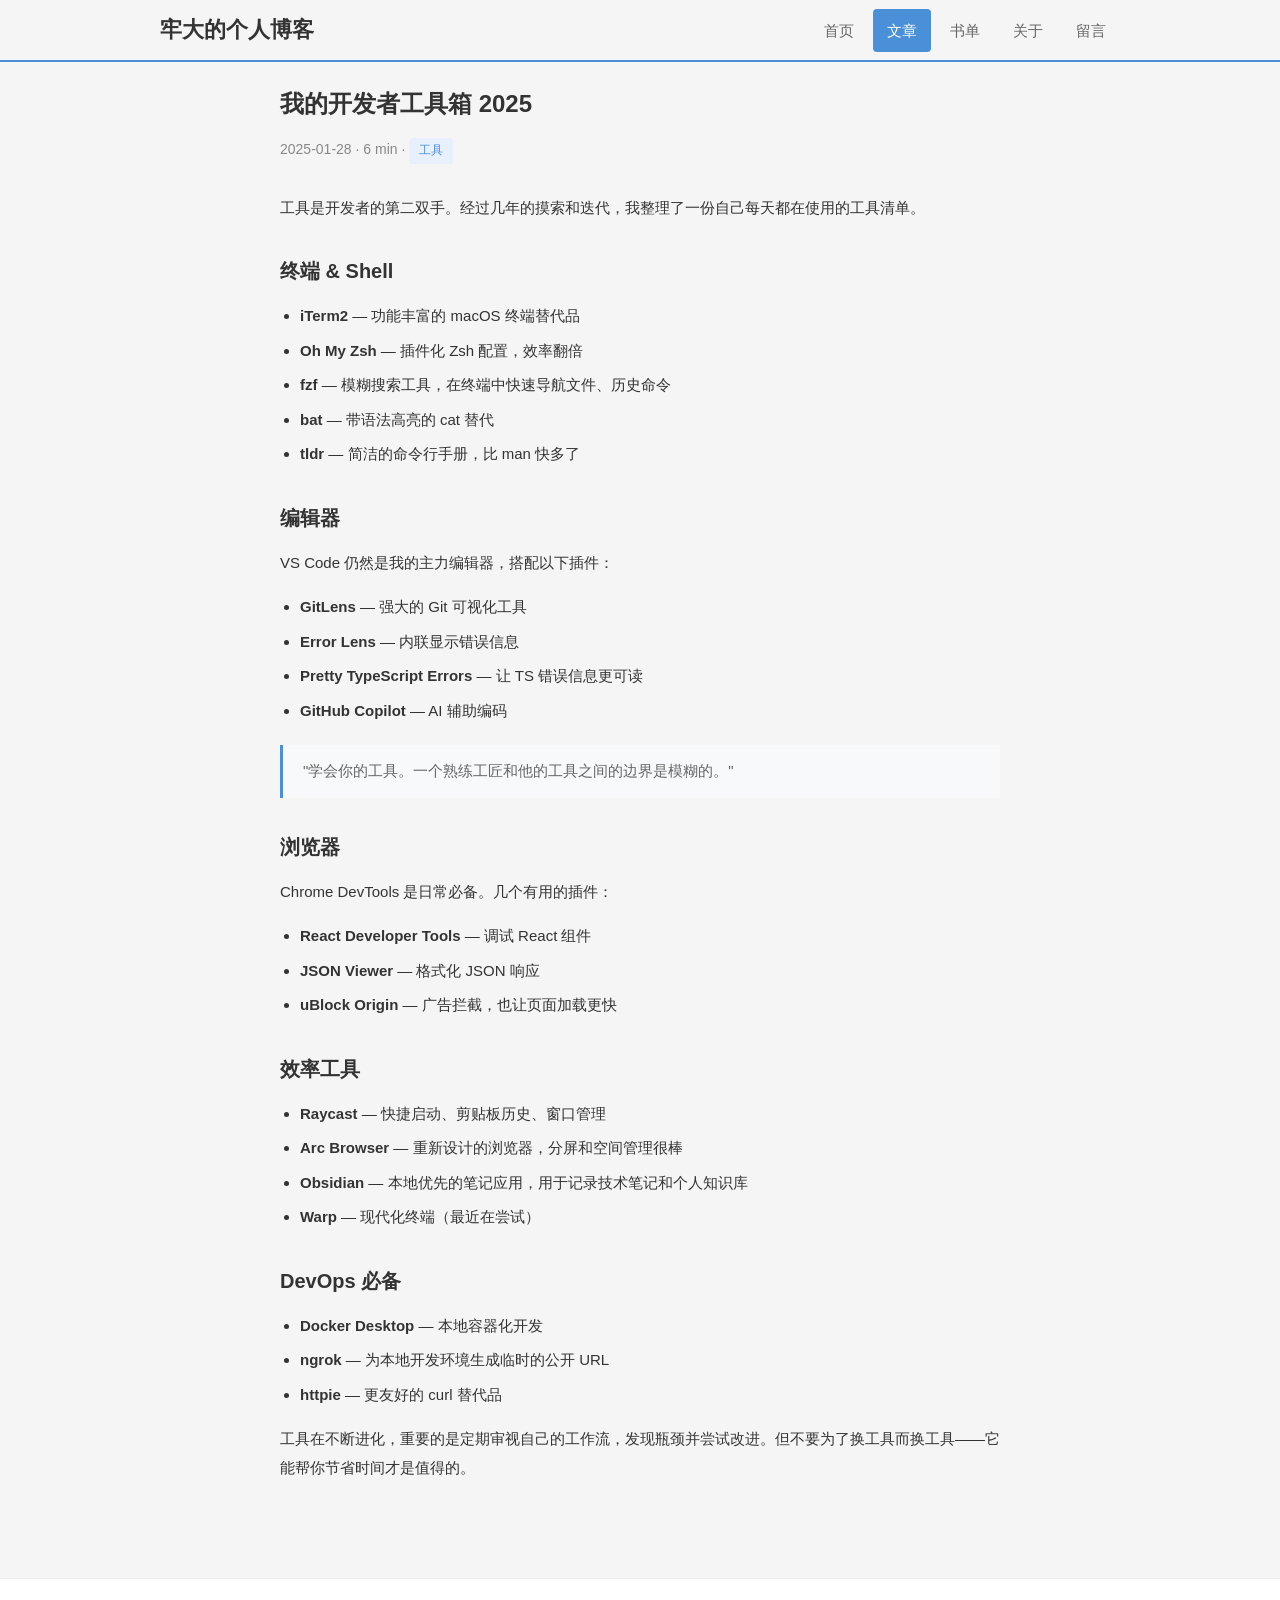
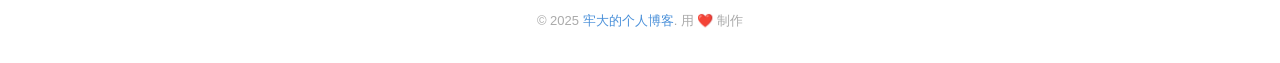
<file: posts/devtools-productivity.html>
<!DOCTYPE html>
<html lang="zh-CN">
<head>
  <meta charset="UTF-8">
  <meta name="viewport" content="width=device-width, initial-scale=1.0">
  <title>我的开发者工具箱 2025 — 牢大的个人博客</title>
  <meta name="description" content="每天使用的终端、编辑器、效率工具和浏览器插件。">

  <link rel="stylesheet" href="../css/style.css">
</head>
<body>
  <nav>
    <div class="container nav-inner">
      <a href="../index.html" class="logo">牢大的个人博客</a>
      <ul class="nav-links">
        <li><a href="../index.html">首页</a></li>
        <li><a href="../blog.html" class="active">文章</a></li>
        <li><a href="../reading.html">书单</a></li>
        <li><a href="../about.html">关于</a></li>
        <li><a href="../contact.html">留言</a></li>
      </ul>
    </div>
  </nav>

  <div class="container container--narrow article">
    <h1>我的开发者工具箱 2025</h1>
    <div class="meta">
      <span>2025-01-28</span> · <span>6 min</span> · <span class="tag">工具</span>
    </div>

        <div class="article-body">
          <p>工具是开发者的第二双手。经过几年的摸索和迭代，我整理了一份自己每天都在使用的工具清单。</p>

          <h2>终端 & Shell</h2>

          <ul>
            <li><strong>iTerm2</strong> — 功能丰富的 macOS 终端替代品</li>
            <li><strong>Oh My Zsh</strong> — 插件化 Zsh 配置，效率翻倍</li>
            <li><strong>fzf</strong> — 模糊搜索工具，在终端中快速导航文件、历史命令</li>
            <li><strong>bat</strong> — 带语法高亮的 cat 替代</li>
            <li><strong>tldr</strong> — 简洁的命令行手册，比 man 快多了</li>
          </ul>

          <h2>编辑器</h2>

          <p>VS Code 仍然是我的主力编辑器，搭配以下插件：</p>

          <ul>
            <li><strong>GitLens</strong> — 强大的 Git 可视化工具</li>
            <li><strong>Error Lens</strong> — 内联显示错误信息</li>
            <li><strong>Pretty TypeScript Errors</strong> — 让 TS 错误信息更可读</li>
            <li><strong>GitHub Copilot</strong> — AI 辅助编码</li>
          </ul>

          <blockquote>
            "学会你的工具。一个熟练工匠和他的工具之间的边界是模糊的。"
          </blockquote>

          <h2>浏览器</h2>

          <p>Chrome DevTools 是日常必备。几个有用的插件：</p>

          <ul>
            <li><strong>React Developer Tools</strong> — 调试 React 组件</li>
            <li><strong>JSON Viewer</strong> — 格式化 JSON 响应</li>
            <li><strong>uBlock Origin</strong> — 广告拦截，也让页面加载更快</li>
          </ul>

          <h2>效率工具</h2>

          <ul>
            <li><strong>Raycast</strong> — 快捷启动、剪贴板历史、窗口管理</li>
            <li><strong>Arc Browser</strong> — 重新设计的浏览器，分屏和空间管理很棒</li>
            <li><strong>Obsidian</strong> — 本地优先的笔记应用，用于记录技术笔记和个人知识库</li>
            <li><strong>Warp</strong> — 现代化终端（最近在尝试）</li>
          </ul>

          <h2>DevOps 必备</h2>

          <ul>
            <li><strong>Docker Desktop</strong> — 本地容器化开发</li>
            <li><strong>ngrok</strong> — 为本地开发环境生成临时的公开 URL</li>
            <li><strong>httpie</strong> — 更友好的 curl 替代品</li>
          </ul>

          <p>工具在不断进化，重要的是定期审视自己的工作流，发现瓶颈并尝试改进。但不要为了换工具而换工具——它能帮你节省时间才是值得的。</p>
        </div>
  </div>

  <footer>
    <div class="container">
      <p>© 2025 <span>牢大的个人博客</span>. 用 ❤️ 制作</p>
    </div>
  </footer>

  <script src="../js/main.js"></script>
</body>
</html>
</file>
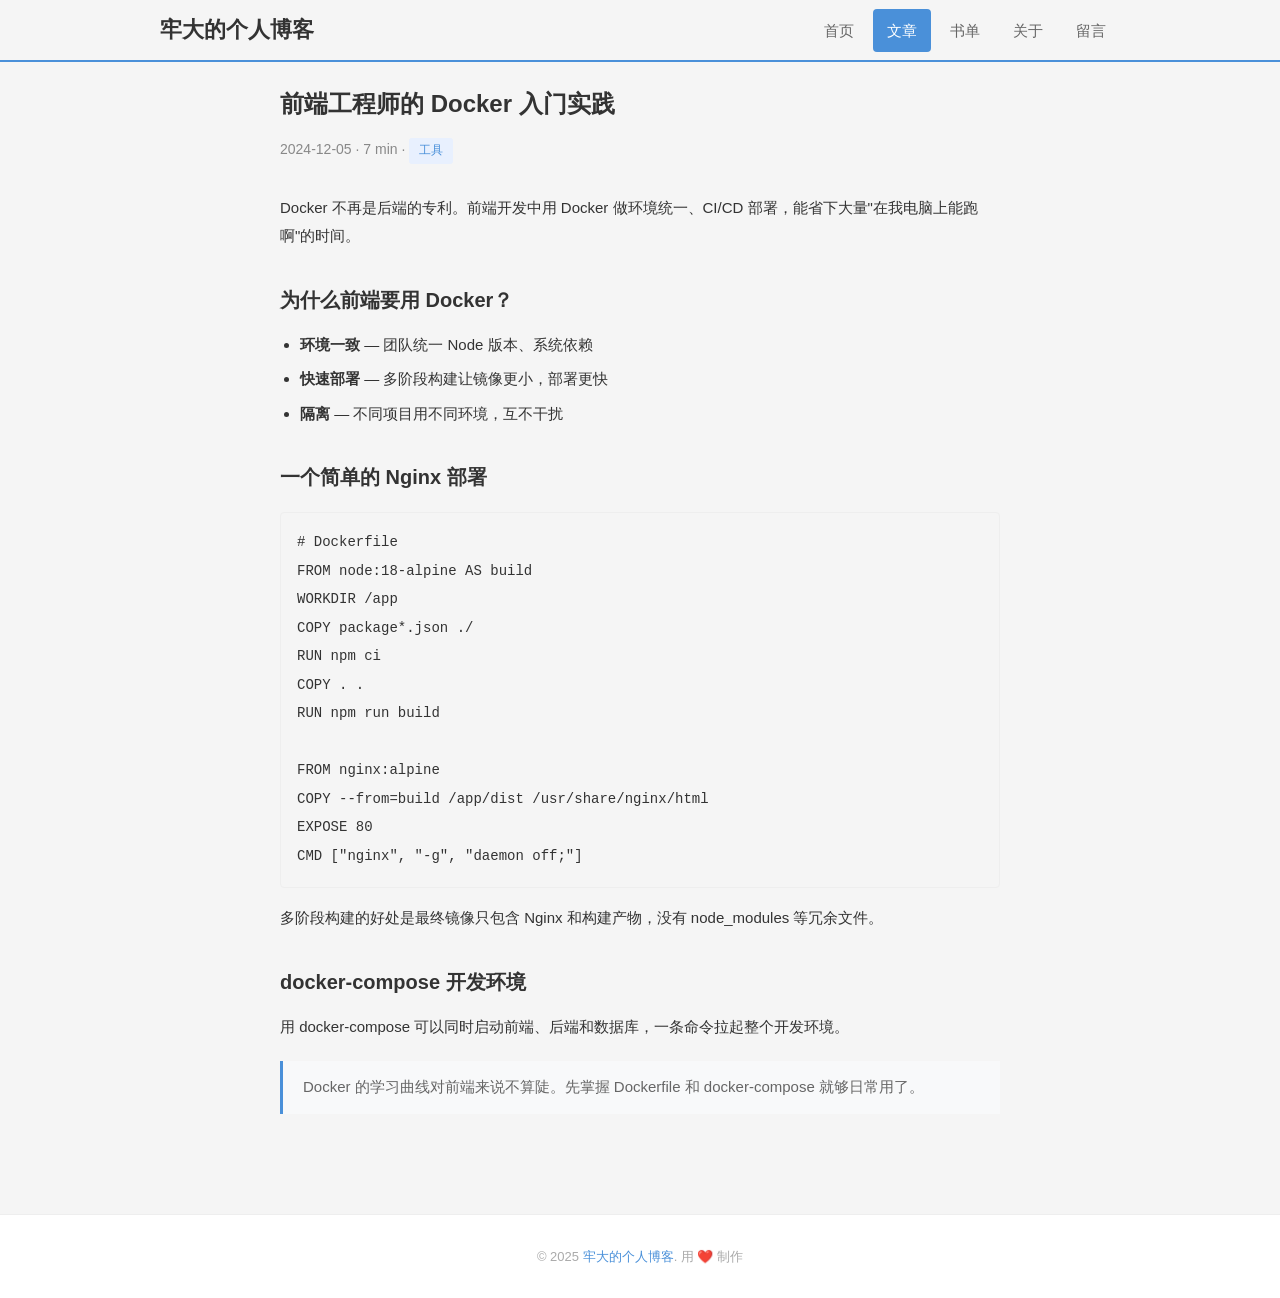
<file: posts/docker-for-frontend.html>
<!DOCTYPE html>
<html lang="zh-CN">
<head>
  <meta charset="UTF-8">
  <meta name="viewport" content="width=device-width, initial-scale=1.0">
  <title>前端工程师的 Docker 入门实践 — 牢大的个人博客</title>
  <meta name="description" content="容器化开发环境、Nginx 部署、多阶段构建。">

  <link rel="stylesheet" href="../css/style.css">
</head>
<body>
  <nav>
    <div class="container nav-inner">
      <a href="../index.html" class="logo">牢大的个人博客</a>
      <ul class="nav-links">
        <li><a href="../index.html">首页</a></li>
        <li><a href="../blog.html" class="active">文章</a></li>
        <li><a href="../reading.html">书单</a></li>
        <li><a href="../about.html">关于</a></li>
        <li><a href="../contact.html">留言</a></li>
      </ul>
    </div>
  </nav>
  <div class="container container--narrow article">
    <h1>前端工程师的 Docker 入门实践</h1>
    <div class="meta">
      <span>2024-12-05</span> · <span>7 min</span> · <span class="tag">工具</span>
    </div>
        <div class="article-body">
          <p>Docker 不再是后端的专利。前端开发中用 Docker 做环境统一、CI/CD 部署，能省下大量"在我电脑上能跑啊"的时间。</p>
          <h2>为什么前端要用 Docker？</h2>
          <ul>
            <li><strong>环境一致</strong> — 团队统一 Node 版本、系统依赖</li>
            <li><strong>快速部署</strong> — 多阶段构建让镜像更小，部署更快</li>
            <li><strong>隔离</strong> — 不同项目用不同环境，互不干扰</li>
          </ul>
          <h2>一个简单的 Nginx 部署</h2>
          <pre><code># Dockerfile
FROM node:18-alpine AS build
WORKDIR /app
COPY package*.json ./
RUN npm ci
COPY . .
RUN npm run build

FROM nginx:alpine
COPY --from=build /app/dist /usr/share/nginx/html
EXPOSE 80
CMD ["nginx", "-g", "daemon off;"]</code></pre>
          <p>多阶段构建的好处是最终镜像只包含 Nginx 和构建产物，没有 node_modules 等冗余文件。</p>
          <h2>docker-compose 开发环境</h2>
          <p>用 docker-compose 可以同时启动前端、后端和数据库，一条命令拉起整个开发环境。</p>
          <blockquote>Docker 的学习曲线对前端来说不算陡。先掌握 Dockerfile 和 docker-compose 就够日常用了。</blockquote>
        </div>
  </div>
  <footer>
    <div class="container">
      <p>© 2025 <span>牢大的个人博客</span>. 用 ❤️ 制作</p>
    </div>
  </footer>
  <script src="../js/main.js"></script>
</body>
</html>
</file>
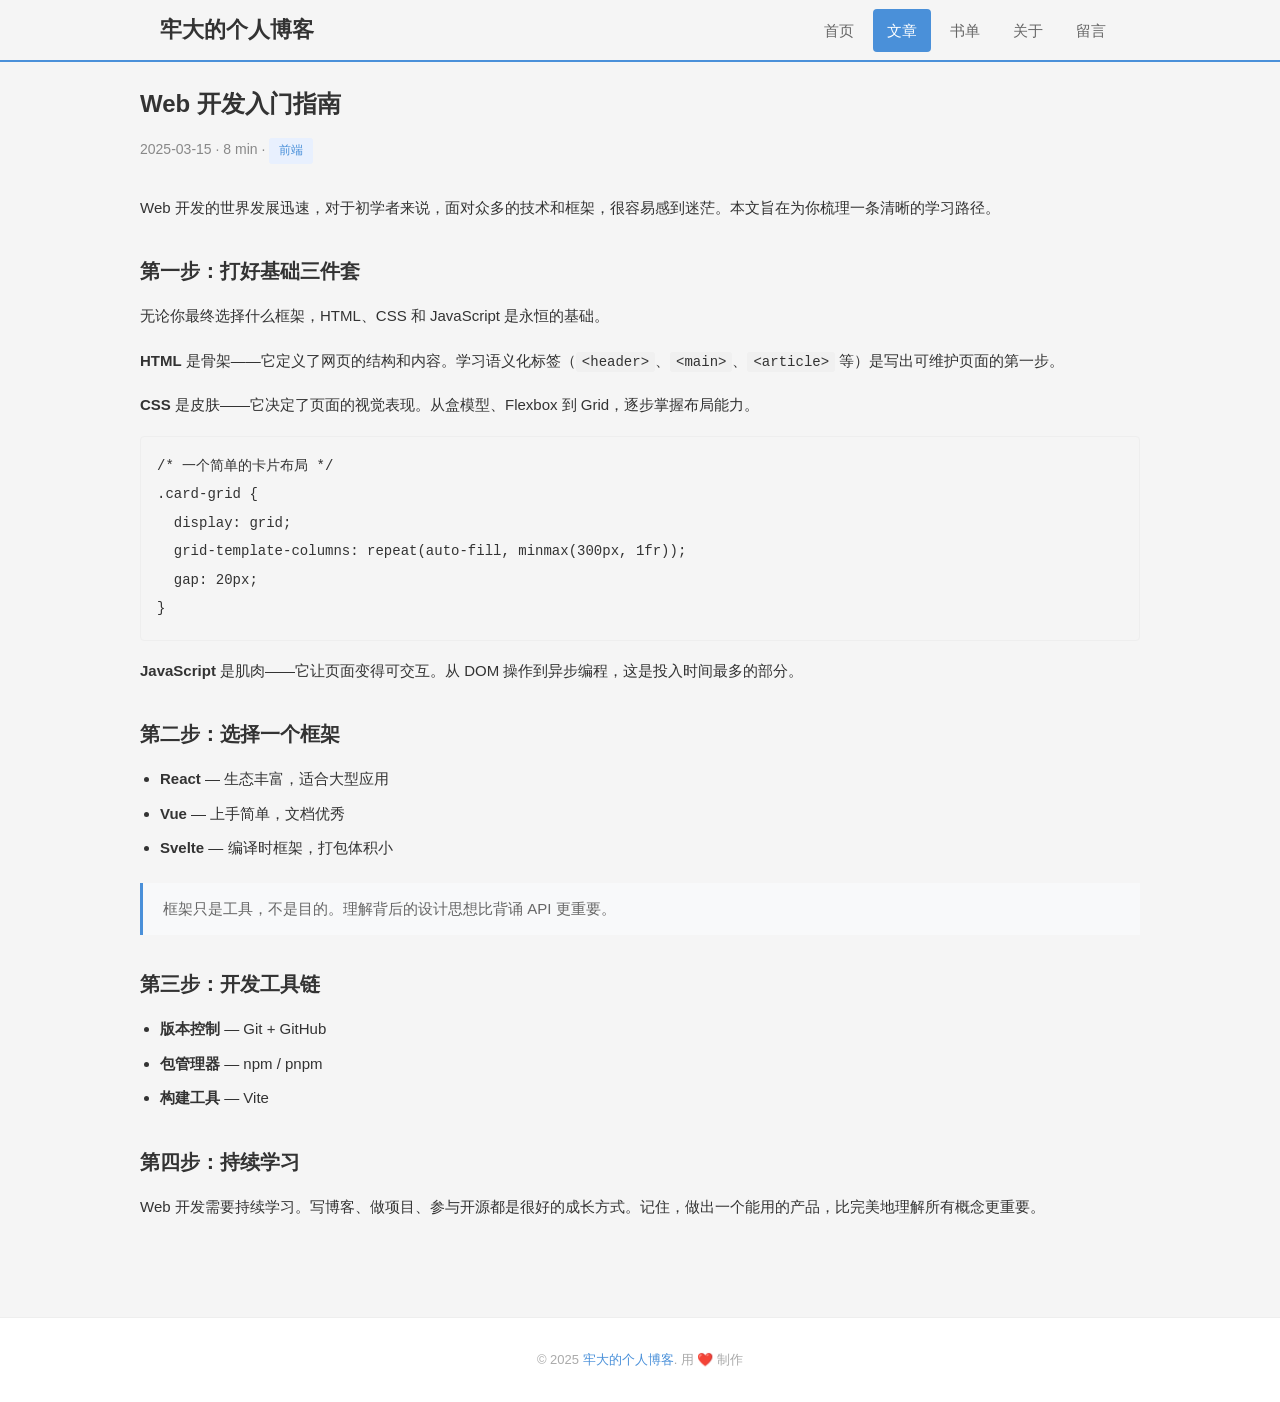
<file: posts/getting-started-with-web-dev.html>
<!DOCTYPE html>
<html lang="zh-CN">
<head>
  <meta charset="UTF-8">
  <meta name="viewport" content="width=device-width, initial-scale=1.0">
  <title>Web 开发入门指南 — 牢大的个人博客</title>
  <link rel="stylesheet" href="../css/style.css">
  <style>
    .article { padding: 20px 0 50px; }
    .article h1 { font-size: 24px; margin-bottom: 12px; }
    .article .meta { font-size: 14px; color: #888; margin-bottom: 30px; }
    .article .meta .tag { display: inline-block; background: #e8f0fe; color: #4a90d9; font-size: 12px; padding: 2px 10px; border-radius: 3px; }
    .article-body { font-size: 15px; line-height: 1.9; }
    .article-body h2 { font-size: 20px; margin: 30px 0 12px; }
    .article-body h3 { font-size: 17px; margin: 24px 0 10px; }
    .article-body p { margin-bottom: 16px; }
    .article-body ul, .article-body ol { margin-bottom: 16px; padding-left: 20px; }
    .article-body li { margin-bottom: 6px; }
    .article-body blockquote { border-left: 3px solid #4a90d9; padding: 12px 20px; margin: 20px 0; background: #f8f9fa; color: #666; }
    .article-body code { background: #f0f0f0; padding: 2px 6px; border-radius: 3px; font-size: 14px; }
    .article-body pre { background: #f5f5f5; padding: 16px; border-radius: 4px; overflow-x: auto; margin: 16px 0; border: 1px solid #eee; }
    .article-body pre code { background: none; padding: 0; }
  </style>
</head>
<body>
  <nav>
    <div class="container nav-inner">
      <a href="../index.html" class="logo">牢大的个人博客</a>
      <ul class="nav-links">
        <li><a href="../index.html">首页</a></li>
        <li><a href="../blog.html" class="active">文章</a></li>
        <li><a href="../reading.html">书单</a></li>
        <li><a href="../about.html">关于</a></li>
        <li><a href="../contact.html">留言</a></li>
      </ul>
    </div>
  </nav>

  <div class="container article">
    <h1>Web 开发入门指南</h1>
    <div class="meta">
      <span>2025-03-15</span> · <span>8 min</span> · <span class="tag">前端</span>
    </div>

    <div class="article-body">
      <p>Web 开发的世界发展迅速，对于初学者来说，面对众多的技术和框架，很容易感到迷茫。本文旨在为你梳理一条清晰的学习路径。</p>

      <h2>第一步：打好基础三件套</h2>
      <p>无论你最终选择什么框架，HTML、CSS 和 JavaScript 是永恒的基础。</p>
      <p><strong>HTML</strong> 是骨架——它定义了网页的结构和内容。学习语义化标签（<code>&lt;header&gt;</code>、<code>&lt;main&gt;</code>、<code>&lt;article&gt;</code> 等）是写出可维护页面的第一步。</p>
      <p><strong>CSS</strong> 是皮肤——它决定了页面的视觉表现。从盒模型、Flexbox 到 Grid，逐步掌握布局能力。</p>
      <pre><code>/* 一个简单的卡片布局 */
.card-grid {
  display: grid;
  grid-template-columns: repeat(auto-fill, minmax(300px, 1fr));
  gap: 20px;
}</code></pre>
      <p><strong>JavaScript</strong> 是肌肉——它让页面变得可交互。从 DOM 操作到异步编程，这是投入时间最多的部分。</p>

      <h2>第二步：选择一个框架</h2>
      <ul>
        <li><strong>React</strong> — 生态丰富，适合大型应用</li>
        <li><strong>Vue</strong> — 上手简单，文档优秀</li>
        <li><strong>Svelte</strong> — 编译时框架，打包体积小</li>
      </ul>

      <blockquote>框架只是工具，不是目的。理解背后的设计思想比背诵 API 更重要。</blockquote>

      <h2>第三步：开发工具链</h2>
      <ul>
        <li><strong>版本控制</strong> — Git + GitHub</li>
        <li><strong>包管理器</strong> — npm / pnpm</li>
        <li><strong>构建工具</strong> — Vite</li>
      </ul>

      <h2>第四步：持续学习</h2>
      <p>Web 开发需要持续学习。写博客、做项目、参与开源都是很好的成长方式。记住，做出一个能用的产品，比完美地理解所有概念更重要。</p>
    </div>
  </div>

  <footer>
    <div class="container">
      <p>© 2025 <span>牢大的个人博客</span>. 用 ❤️ 制作</p>
    </div>
  </footer>

  <script src="../js/main.js"></script>
</body>
</html>
</file>
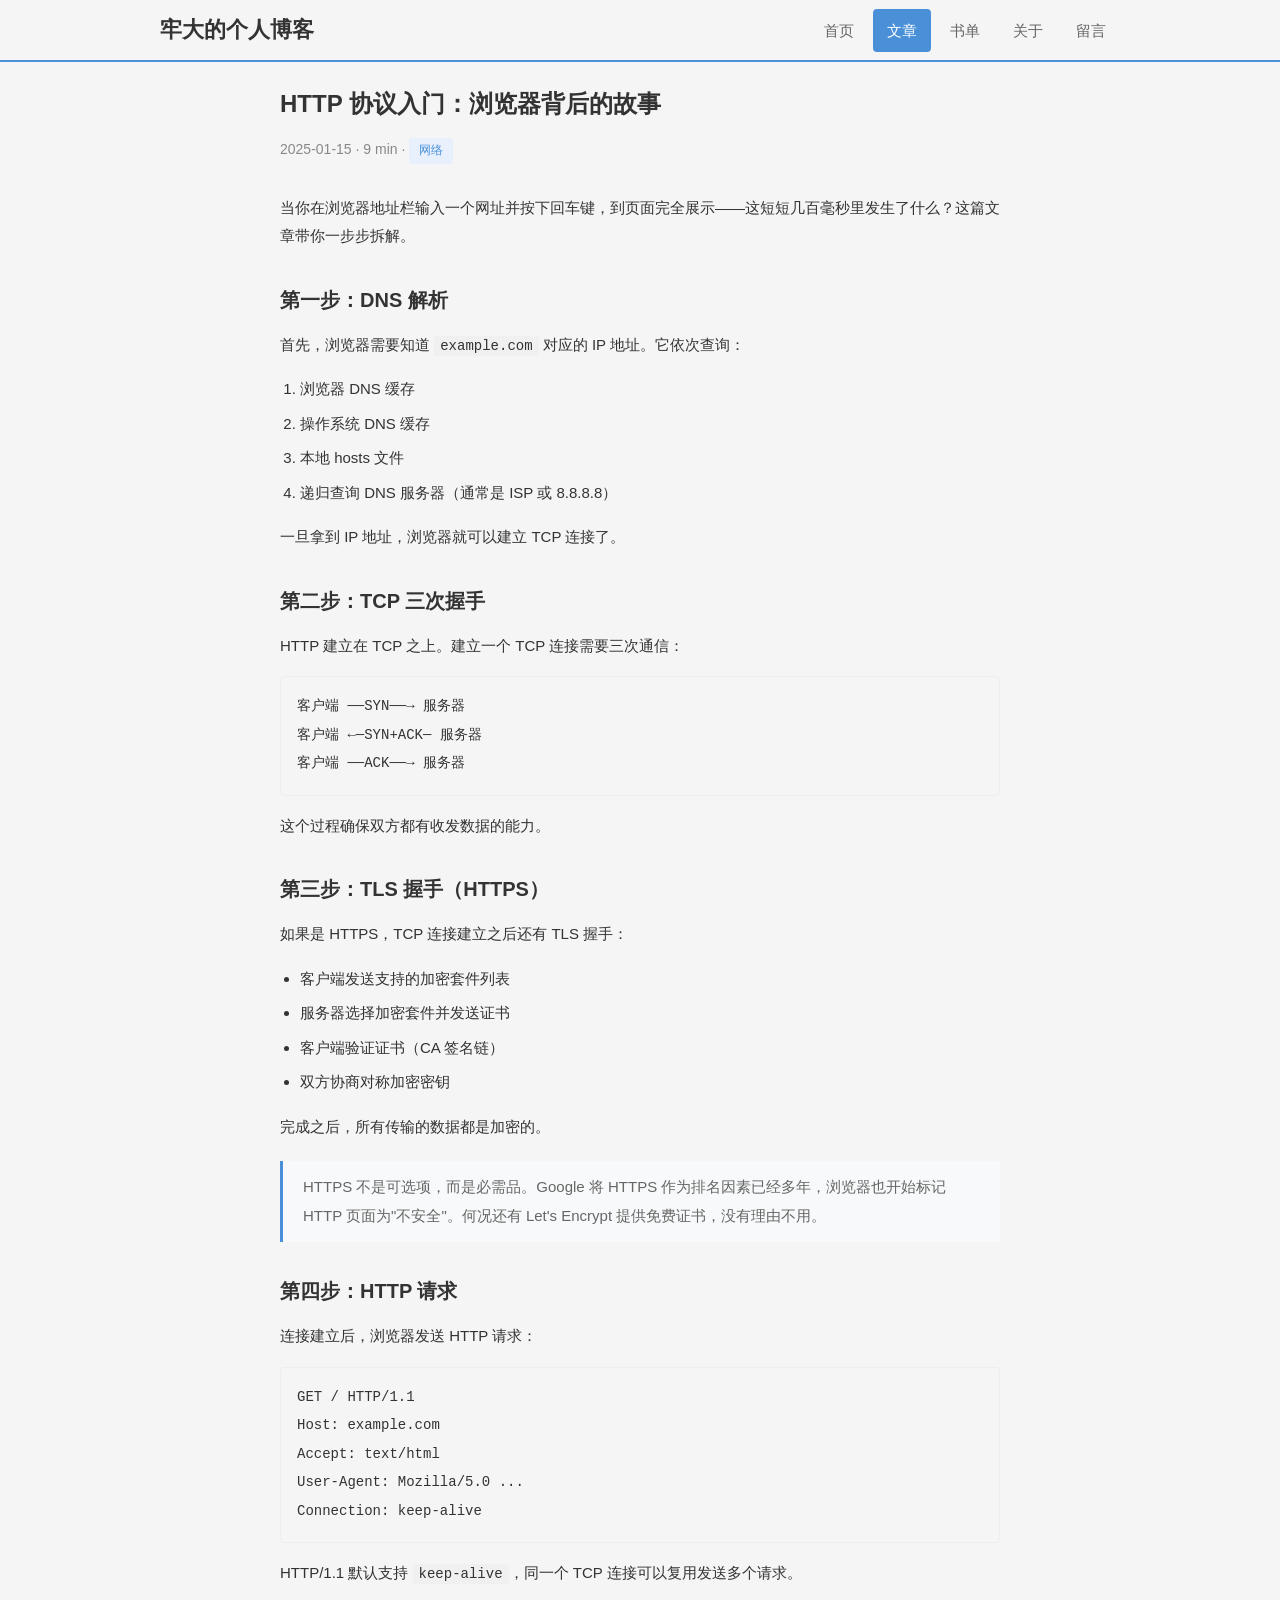
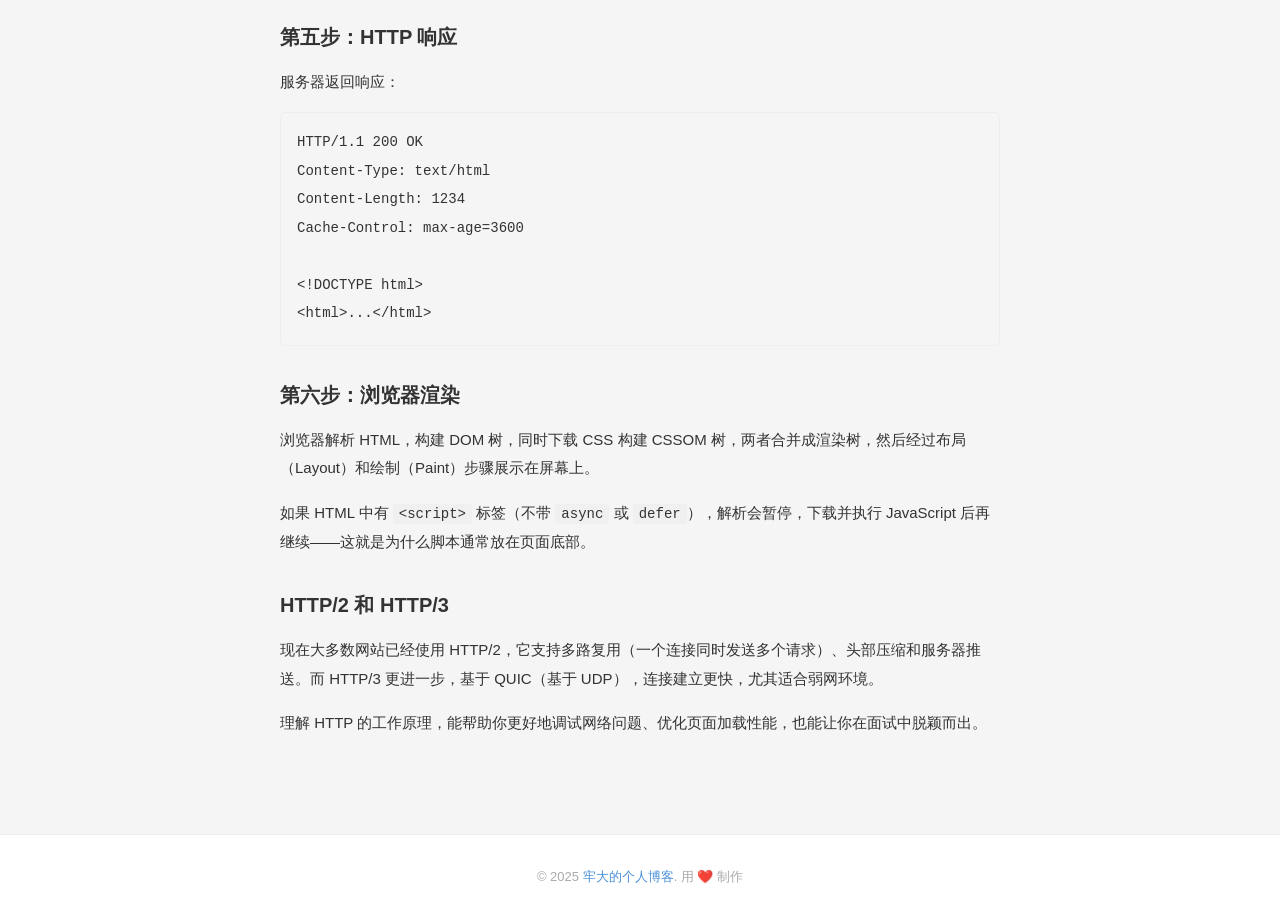
<file: posts/understanding-http.html>
<!DOCTYPE html>
<html lang="zh-CN">
<head>
  <meta charset="UTF-8">
  <meta name="viewport" content="width=device-width, initial-scale=1.0">
  <title>HTTP 协议入门 — 牢大的个人博客</title>
  <meta name="description" content="当你按下回车键到页面显示，中间发生了什么？">

  <link rel="stylesheet" href="../css/style.css">
</head>
<body>
  <nav>
    <div class="container nav-inner">
      <a href="../index.html" class="logo">牢大的个人博客</a>
      <ul class="nav-links">
        <li><a href="../index.html">首页</a></li>
        <li><a href="../blog.html" class="active">文章</a></li>
        <li><a href="../reading.html">书单</a></li>
        <li><a href="../about.html">关于</a></li>
        <li><a href="../contact.html">留言</a></li>
      </ul>
    </div>
  </nav>

  <div class="container container--narrow article">
    <h1>HTTP 协议入门：浏览器背后的故事</h1>
    <div class="meta">
      <span>2025-01-15</span> · <span>9 min</span> · <span class="tag">网络</span>
    </div>

        <div class="article-body">
          <p>当你在浏览器地址栏输入一个网址并按下回车键，到页面完全展示——这短短几百毫秒里发生了什么？这篇文章带你一步步拆解。</p>

          <h2>第一步：DNS 解析</h2>

          <p>首先，浏览器需要知道 <code>example.com</code> 对应的 IP 地址。它依次查询：</p>

          <ol>
            <li>浏览器 DNS 缓存</li>
            <li>操作系统 DNS 缓存</li>
            <li>本地 hosts 文件</li>
            <li>递归查询 DNS 服务器（通常是 ISP 或 8.8.8.8）</li>
          </ol>

          <p>一旦拿到 IP 地址，浏览器就可以建立 TCP 连接了。</p>

          <h2>第二步：TCP 三次握手</h2>

          <p>HTTP 建立在 TCP 之上。建立一个 TCP 连接需要三次通信：</p>

          <pre><code>客户端 ──SYN──→ 服务器
客户端 ←─SYN+ACK─ 服务器
客户端 ──ACK──→ 服务器</code></pre>

          <p>这个过程确保双方都有收发数据的能力。</p>

          <h2>第三步：TLS 握手（HTTPS）</h2>

          <p>如果是 HTTPS，TCP 连接建立之后还有 TLS 握手：</p>

          <ul>
            <li>客户端发送支持的加密套件列表</li>
            <li>服务器选择加密套件并发送证书</li>
            <li>客户端验证证书（CA 签名链）</li>
            <li>双方协商对称加密密钥</li>
          </ul>

          <p>完成之后，所有传输的数据都是加密的。</p>

          <blockquote>
            HTTPS 不是可选项，而是必需品。Google 将 HTTPS 作为排名因素已经多年，浏览器也开始标记 HTTP 页面为"不安全"。何况还有 Let's Encrypt 提供免费证书，没有理由不用。
          </blockquote>

          <h2>第四步：HTTP 请求</h2>

          <p>连接建立后，浏览器发送 HTTP 请求：</p>

          <pre><code>GET / HTTP/1.1
Host: example.com
Accept: text/html
User-Agent: Mozilla/5.0 ...
Connection: keep-alive</code></pre>

          <p>HTTP/1.1 默认支持 <code>keep-alive</code>，同一个 TCP 连接可以复用发送多个请求。</p>

          <h2>第五步：HTTP 响应</h2>

          <p>服务器返回响应：</p>

          <pre><code>HTTP/1.1 200 OK
Content-Type: text/html
Content-Length: 1234
Cache-Control: max-age=3600

&lt;!DOCTYPE html&gt;
&lt;html&gt;...&lt;/html&gt;</code></pre>

          <h2>第六步：浏览器渲染</h2>

          <p>浏览器解析 HTML，构建 DOM 树，同时下载 CSS 构建 CSSOM 树，两者合并成渲染树，然后经过布局（Layout）和绘制（Paint）步骤展示在屏幕上。</p>

          <p>如果 HTML 中有 <code>&lt;script&gt;</code> 标签（不带 <code>async</code> 或 <code>defer</code>），解析会暂停，下载并执行 JavaScript 后再继续——这就是为什么脚本通常放在页面底部。</p>

          <h2>HTTP/2 和 HTTP/3</h2>

          <p>现在大多数网站已经使用 HTTP/2，它支持多路复用（一个连接同时发送多个请求）、头部压缩和服务器推送。而 HTTP/3 更进一步，基于 QUIC（基于 UDP），连接建立更快，尤其适合弱网环境。</p>

          <p>理解 HTTP 的工作原理，能帮助你更好地调试网络问题、优化页面加载性能，也能让你在面试中脱颖而出。</p>
        </div>
  </div>

  <footer>
    <div class="container">
      <p>© 2025 <span>牢大的个人博客</span>. 用 ❤️ 制作</p>
    </div>
  </footer>

  <script src="../js/main.js"></script>
</body>
</html>
</file>
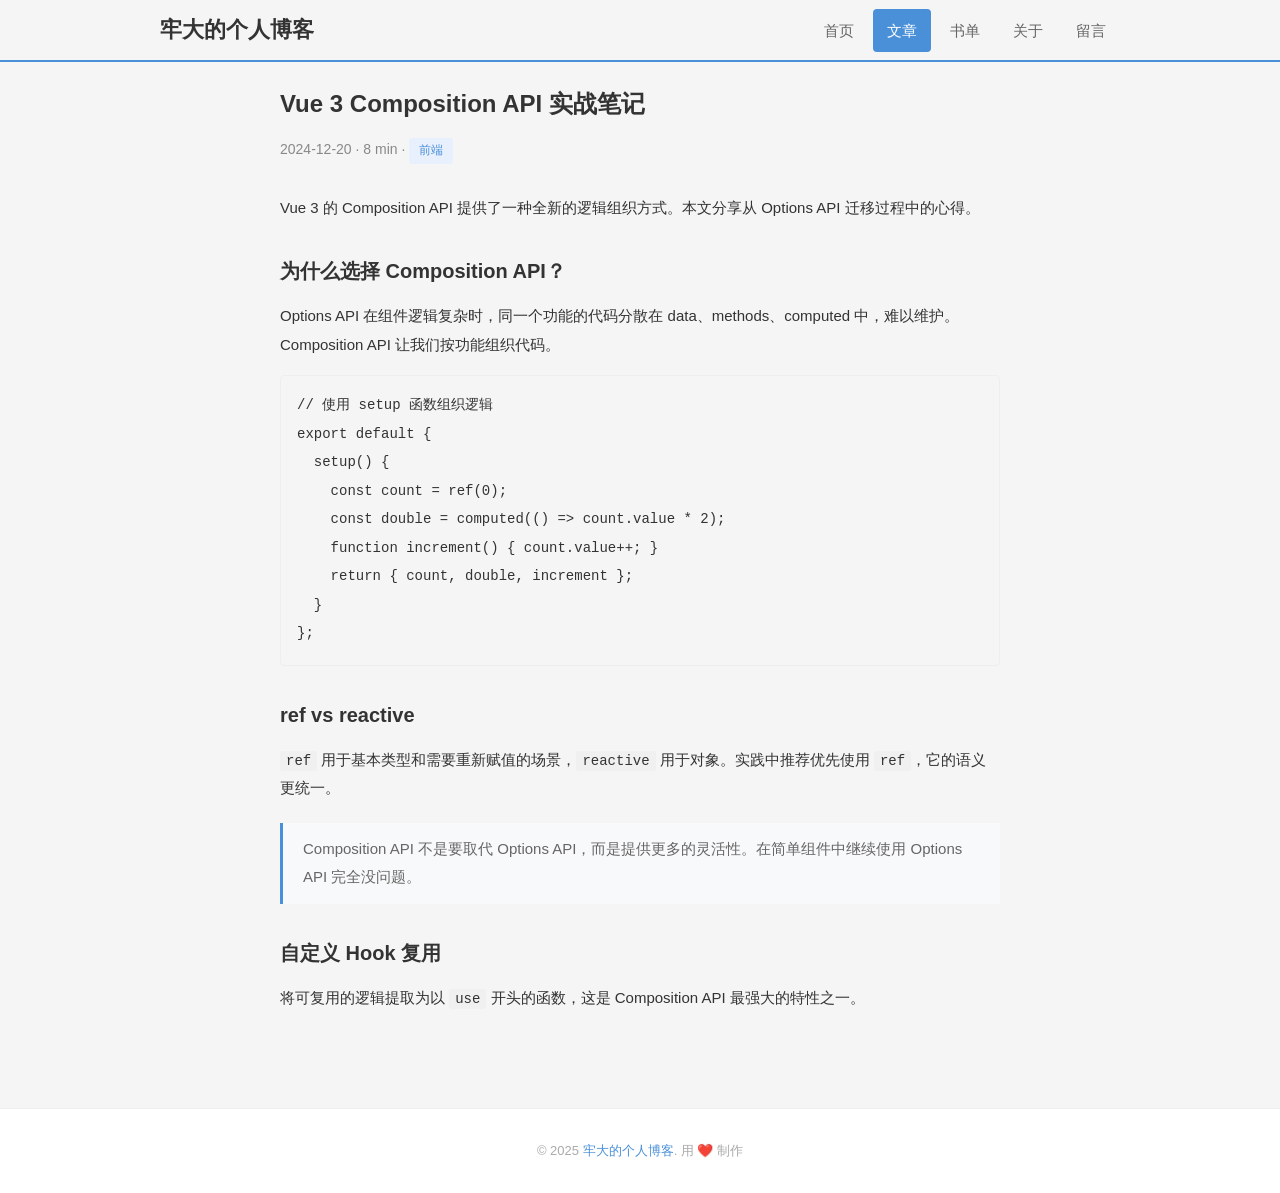
<file: posts/vue3-composition-api.html>
<!DOCTYPE html>
<html lang="zh-CN">
<head>
  <meta charset="UTF-8">
  <meta name="viewport" content="width=device-width, initial-scale=1.0">
  <title>Vue 3 Composition API 实战笔记 — 牢大的个人博客</title>
  <meta name="description" content="从 Options API 到 Composition API 的迁移心得。">

  <link rel="stylesheet" href="../css/style.css">
</head>
<body>
  <nav>
    <div class="container nav-inner">
      <a href="../index.html" class="logo">牢大的个人博客</a>
      <ul class="nav-links">
        <li><a href="../index.html">首页</a></li>
        <li><a href="../blog.html" class="active">文章</a></li>
        <li><a href="../reading.html">书单</a></li>
        <li><a href="../about.html">关于</a></li>
        <li><a href="../contact.html">留言</a></li>
      </ul>
    </div>
  </nav>
  <div class="container container--narrow article">
    <h1>Vue 3 Composition API 实战笔记</h1>
    <div class="meta">
      <span>2024-12-20</span> · <span>8 min</span> · <span class="tag">前端</span>
          </div>
        </header>
        <div class="article-body">
          <p>Vue 3 的 Composition API 提供了一种全新的逻辑组织方式。本文分享从 Options API 迁移过程中的心得。</p>
          <h2>为什么选择 Composition API？</h2>
          <p>Options API 在组件逻辑复杂时，同一个功能的代码分散在 data、methods、computed 中，难以维护。Composition API 让我们按功能组织代码。</p>
          <pre><code>// 使用 setup 函数组织逻辑
export default {
  setup() {
    const count = ref(0);
    const double = computed(() => count.value * 2);
    function increment() { count.value++; }
    return { count, double, increment };
  }
};</code></pre>
          <h2>ref  vs  reactive</h2>
          <p><code>ref</code> 用于基本类型和需要重新赋值的场景，<code>reactive</code> 用于对象。实践中推荐优先使用 <code>ref</code>，它的语义更统一。</p>
          <blockquote>Composition API 不是要取代 Options API，而是提供更多的灵活性。在简单组件中继续使用 Options API 完全没问题。</blockquote>
          <h2>自定义 Hook 复用</h2>
          <p>将可复用的逻辑提取为以 <code>use</code> 开头的函数，这是 Composition API 最强大的特性之一。</p>
        </div>
  </div>
  <footer>
    <div class="container">
      <p>© 2025 <span>牢大的个人博客</span>. 用 ❤️ 制作</p>
    </div>
  </footer>
  <script src="../js/main.js"></script>
</body>
</html>
</file>
<file: css/index.css>
/* 全局重置与基础样式 */
        * {
            margin: 0;
            padding: 0;
            box-sizing: border-box;
        }

        body {
            font-family: 'Helvetica Neue', Helvetica, Arial, sans-serif;
            background-color: #f5f5f7;
            color: #333;
            line-height: 1.6;
            display: flex;
            flex-direction: column;
            min-height: 100vh;
            
            /* 【新增】页面进入动画初始状态 */
            opacity: 0;
            transform: scale(0.98);
            transition: opacity 0.5s ease-out, transform 0.5s ease-out;
        }

        /* 【新增】页面加载完成后的类 */
        body.page-loaded {
            opacity: 1;
            transform: scale(1);
        }

        /* 【新增】页面退出时的类 */
        body.page-exiting {
            opacity: 0;
            transform: scale(1.02); /* 稍微放大并淡出 */
            transition: opacity 0.4s ease-in, transform 0.4s ease-in;
        }

        /* 头部样式 */
        header {
            text-align: center;
            padding: 80px 20px 40px;
        }

        h1 {
            font-weight: 300;
            letter-spacing: 4px;
            color: #bfa05f;
            font-size: 2.5rem;
            margin-bottom: 10px;
            text-transform: uppercase;
        }

        p.subtitle {
            color: #999;
            font-size: 0.9rem;
            letter-spacing: 2px;
        }

        /* 导航容器 */
        .container {
            max-width: 1200px;
            margin: 0 auto;
            padding: 40px 20px;
            flex: 1;
            display: grid;
            grid-template-columns: repeat(auto-fit, minmax(280px, 1fr));
            gap: 30px;
        }

        /* 卡片样式 - 浅色模式 */
        .nav-card {
            background-color: #ffffff;
            border: 1px solid rgba(0, 0, 0, 0.05);
            border-radius: 12px;
            padding: 40px 30px;
            text-decoration: none;
            color: inherit;
            transition: all 0.4s cubic-bezier(0.25, 0.8, 0.25, 1);
            position: relative;
            overflow: hidden;
            display: flex;
            flex-direction: column;
            align-items: center;
            justify-content: center;
            text-align: center;
            box-shadow: 0 4px 20px rgba(0, 0, 0, 0.03);
        }

        /* 卡片悬停效果 */
        .nav-card:hover {
            transform: translateY(-5px);
            box-shadow: 0 15px 30px rgba(0, 0, 0, 0.08);
            border-color: transparent;
        }

        /* 卡片标题 */
        .nav-card h2 {
            font-size: 1.5rem;
            font-weight: 500;
            margin-bottom: 10px;
            color: #2c2c2c;
            transition: color 0.3s ease;
        }

        .nav-card:hover h2 {
            color: #bfa05f;
        }

        /* 卡片描述 */
        .nav-card p {
            font-size: 0.9rem;
            color: #888;
            transition: color 0.3s ease;
        }

        .nav-card:hover p {
            color: #666;
        }

        /* 装饰性线条 */
        .nav-card::after {
            content: '';
            position: absolute;
            bottom: 0;
            left: 0;
            width: 0%;
            height: 2px;
            background-color: #bfa05f;
            transition: width 0.4s ease;
        }

        .nav-card:hover::after {
            width: 100%;
        }

        /* 页脚 */
        footer {
            text-align: center;
            padding: 40px;
            color: #aaa;
            font-size: 0.8rem;
            border-top: 1px solid rgba(0, 0, 0, 0.05);
        }

        /* 响应式调整 */
        @media (max-width: 768px) {
            h1 {
                font-size: 2rem;
            }
            .container {
                grid-template-columns: 1fr;
            }
        }
        .home-btn {
            position: fixed;
            top: 20px;     
            left: 20px;      
            padding: 10px 20px;
            background-color: #007BFF; 
            color: white;   
            text-decoration: none; 
            border-radius: 5px; 
            font-size: 14px;
            z-index: 1000;  
            box-shadow: 0 2px 5px rgba(0,0,0,0.2); 
            transition: background-color 0.3s; 
        }

        .home-btn:hover {
            background-color: #0056b3; 
        }
</file>
<file: css/style.css>
/* ===== 牢大的个人博客 — 简单样式 ===== */

* {
  margin: 0;
  padding: 0;
  box-sizing: border-box;
}

body {
  font-family: "Microsoft YaHei", -apple-system, "Segoe UI", sans-serif;
  background: #f5f5f5;
  color: #333;
  line-height: 1.8;
}

a {
  color: #4a90d9;
  text-decoration: none;
}
a:hover {
  color: #357abd;
}

img {
  max-width: 100%;
}

/* 容器 */
.container {
  max-width: 1000px;
  margin: 0 auto;
  padding: 0 20px;
}

/* ===== 导航栏 ===== */
nav {
  /* background: #fff; */
  border-bottom: 2px solid #4a90d9;
  padding: 0 20px;
}

.nav-inner {
  display: flex;
  align-items: center;
  justify-content: space-between;
  height: 60px;
}

.logo {
  font-size: 22px;
  font-weight: bold;
  color: #333;
}
.logo span {
  color: #4a90d9;
}

.nav-links {
  list-style: none;
  display: flex;
  gap: 5px;
}

.nav-links a {
  display: block;
  padding: 8px 14px;
  color: #666;
  font-size: 15px;
  border-radius: 4px;
}
.nav-links a:hover,
.nav-links a.active {
  background: #4a90d9;
  color: #fff;
}

/* ===== 页面标题区域 ===== */
.page-header {
  text-align: center;
  padding: 50px 0 30px;
}
.page-header h1 {
  font-size: 28px;
  margin-bottom: 8px;
}
.page-header p {
  color: #888;
  font-size: 15px;
}

/* ===== 轮播图 ===== */
.carousel-box {
  background: #fff;
  border-radius: 8px;
  overflow: hidden;
  margin-bottom: 30px;
  box-shadow: 0 1px 4px rgba(0,0,0,0.1);
  position: relative;
}

.slider {
  position: relative;
  overflow: hidden;
}

.slider-track {
  display: flex;
  transition: transform 0.4s ease;
}

.slide {
  min-width: 100%;
  padding: 40px;
  display: flex;
  align-items: center;
  gap: 30px;
}

.slide-content {
  flex: 1;
}

.slide-tag {
  display: inline-block;
  background: #4a90d9;
  color: #fff;
  font-size: 12px;
  padding: 3px 10px;
  border-radius: 3px;
  margin-bottom: 12px;
}

.slide h3 {
  font-size: 20px;
  margin-bottom: 10px;
}

.slide p {
  color: #888;
  font-size: 14px;
  margin-bottom: 16px;
}

.slide a.btn {
  display: inline-block;
  background: #4a90d9;
  color: #fff;
  padding: 8px 20px;
  border-radius: 4px;
  font-size: 14px;
}
.slide a.btn:hover {
  background: #357abd;
  color: #fff;
}

.slide-icon {
  font-size: 50px;
  flex-shrink: 0;
}

/* 轮播按钮 */
.prev-btn,
.next-btn {
  position: absolute;
  top: 50%;
  transform: translateY(-50%);
  background: rgba(255,255,255,0.9);
  border: 1px solid #ddd;
  width: 36px;
  height: 36px;
  border-radius: 50%;
  cursor: pointer;
  font-size: 18px;
  z-index: 10;
}
.prev-btn { left: 10px; }
.next-btn { right: 10px; }

/* 圆点 */
.dots {
  text-align: center;
  padding: 10px 0 16px;
}
.dots span {
  display: inline-block;
  width: 10px;
  height: 10px;
  background: #ddd;
  border-radius: 50%;
  margin: 0 4px;
  cursor: pointer;
}
.dots span.active {
  background: #4a90d9;
}

/* ===== 区块标题 ===== */
.section-title {
  font-size: 20px;
  border-left: 4px solid #4a90d9;
  padding-left: 12px;
  margin-bottom: 20px;
}

/* ===== 卡片网格 ===== */
.card-grid {
  display: grid;
  grid-template-columns: repeat(auto-fill, minmax(280px, 1fr));
  gap: 20px;
  margin-bottom: 40px;
}

.card {
  background: #fff;
  border-radius: 8px;
  padding: 24px;
  box-shadow: 0 1px 4px rgba(0,0,0,0.08);
  border: 1px solid #eee;
}
.card:hover {
  box-shadow: 0 4px 12px rgba(0,0,0,0.12);
}

.card .tag {
  display: inline-block;
  background: #e8f0fe;
  color: #4a90d9;
  font-size: 12px;
  padding: 3px 10px;
  border-radius: 3px;
  margin-bottom: 10px;
}

.card h3 {
  font-size: 17px;
  margin-bottom: 8px;
}
.card h3 a {
  color: #333;
}
.card h3 a:hover {
  color: #4a90d9;
}

.card .desc {
  color: #888;
  font-size: 14px;
  margin-bottom: 12px;
  display: -webkit-box;
  -webkit-line-clamp: 3;
  -webkit-box-orient: vertical;
  overflow: hidden;
}

.card .meta {
  font-size: 13px;
  color: #aaa;
}

/* 书签卡片 */
.card .author {
  color: #888;
  font-size: 14px;
  margin-bottom: 6px;
}
.card .rating {
  color: #f5a623;
  font-size: 14px;
  margin-top: 8px;
}

/* ===== 文章正文页 ===== */
.container--narrow {
  max-width: 720px;
}

.article {
  padding: 20px 0 50px;
}
.article h1 {
  font-size: 24px;
  margin-bottom: 12px;
}
.article .meta {
  font-size: 14px;
  color: #888;
  margin-bottom: 30px;
}
.article .meta .tag {
  display: inline-block;
  background: #e8f0fe;
  color: #4a90d9;
  font-size: 12px;
  padding: 2px 10px;
  border-radius: 3px;
}

.article-body {
  font-size: 15px;
  line-height: 1.9;
}
.article-body h2 {
  font-size: 20px;
  margin: 30px 0 12px;
}
.article-body h3 {
  font-size: 17px;
  margin: 24px 0 10px;
}
.article-body p {
  margin-bottom: 16px;
}
.article-body ul, .article-body ol {
  margin-bottom: 16px;
  padding-left: 20px;
}
.article-body li {
  margin-bottom: 6px;
}
.article-body blockquote {
  border-left: 3px solid #4a90d9;
  padding: 12px 20px;
  margin: 20px 0;
  background: #f8f9fa;
  color: #666;
}
.article-body code {
  background: #f0f0f0;
  padding: 2px 6px;
  border-radius: 3px;
  font-size: 14px;
}
.article-body pre {
  background: #f5f5f5;
  padding: 16px;
  border-radius: 4px;
  overflow-x: auto;
  margin: 16px 0;
  border: 1px solid #eee;
}
.article-body pre code {
  background: none;
  padding: 0;
}

/* ===== 关于页 ===== */
.about-wrap {
  padding: 20px 0 50px;
}

.about-bio p {
  margin-bottom: 14px;
  font-size: 15px;
}

.skills {
  display: flex;
  flex-wrap: wrap;
  gap: 8px;
  margin: 16px 0 30px;
}
.skills span {
  background: #e8f0fe;
  color: #4a90d9;
  padding: 5px 14px;
  border-radius: 4px;
  font-size: 13px;
}

.exp-list {
  list-style: none;
}
.exp-list li {
  padding: 14px 0;
  border-bottom: 1px solid #eee;
}
.exp-list li:last-child {
  border-bottom: none;
}
.exp-list .title {
  font-weight: bold;
  font-size: 15px;
}
.exp-list .org {
  color: #4a90d9;
  font-size: 14px;
}
.exp-list .date {
  color: #aaa;
  font-size: 13px;
}

/* ===== 留言页 ===== */
.contact-form {
  max-width: 500px;
  margin: 0 auto;
  background: #fff;
  padding: 30px;
  border-radius: 8px;
  box-shadow: 0 1px 4px rgba(0,0,0,0.08);
}

.form-group {
  margin-bottom: 16px;
}

.form-group label {
  display: block;
  font-size: 14px;
  font-weight: bold;
  margin-bottom: 4px;
  color: #555;
}

.form-group input,
.form-group textarea,
.form-group select {
  width: 100%;
  padding: 10px 12px;
  border: 1px solid #ddd;
  border-radius: 4px;
  font-size: 14px;
  font-family: inherit;
}
.form-group textarea {
  min-height: 120px;
}

.submit-btn {
  background: #4a90d9;
  color: #fff;
  border: none;
  padding: 10px 28px;
  border-radius: 4px;
  font-size: 15px;
  cursor: pointer;
}
.submit-btn:hover {
  background: #357abd;
}

/* 其他联系方式 */
.contact-links {
  display: grid;
  grid-template-columns: repeat(auto-fit, minmax(180px, 1fr));
  gap: 14px;
  margin-top: 30px;
}
.contact-item {
  display: flex;
  align-items: center;
  gap: 12px;
  padding: 16px;
  background: #fff;
  border: 1px solid #eee;
  border-radius: 8px;
}
.contact-item:hover {
  border-color: #4a90d9;
}
.contact-item .icon {
  font-size: 24px;
}
.contact-item .label {
  font-weight: bold;
  font-size: 14px;
}
.contact-item .info {
  font-size: 13px;
  color: #888;
}

/* ===== 分页 ===== */
.pagination {
  text-align: center;
  padding: 10px 0 40px;
}
.pagination a,
.pagination span {
  display: inline-block;
  padding: 6px 14px;
  margin: 0 2px;
  border: 1px solid #ddd;
  border-radius: 4px;
  font-size: 14px;
}
.pagination .current {
  background: #4a90d9;
  color: #fff;
  border-color: #4a90d9;
}
.pagination a:hover {
  border-color: #4a90d9;
}

/* ===== 页脚 ===== */
footer {
  background: #fff;
  border-top: 1px solid #eee;
  padding: 30px 0;
  text-align: center;
  margin-top: 30px;
}
footer p {
  font-size: 13px;
  color: #aaa;
}
footer span {
  color: #4a90d9;
}

/* ===== 响应式 ===== */
@media (max-width: 600px) {
  .nav-inner {
    flex-direction: column;
    height: auto;
    padding: 10px 0;
  }
  .nav-links {
    flex-wrap: wrap;
    justify-content: center;
    margin-top: 8px;
  }
  .slide {
    flex-direction: column;
    text-align: center;
    padding: 24px;
  }
  .slide-icon {
    font-size: 40px;
  }
  .card-grid {
    grid-template-columns: 1fr;
  }
}
</file>
